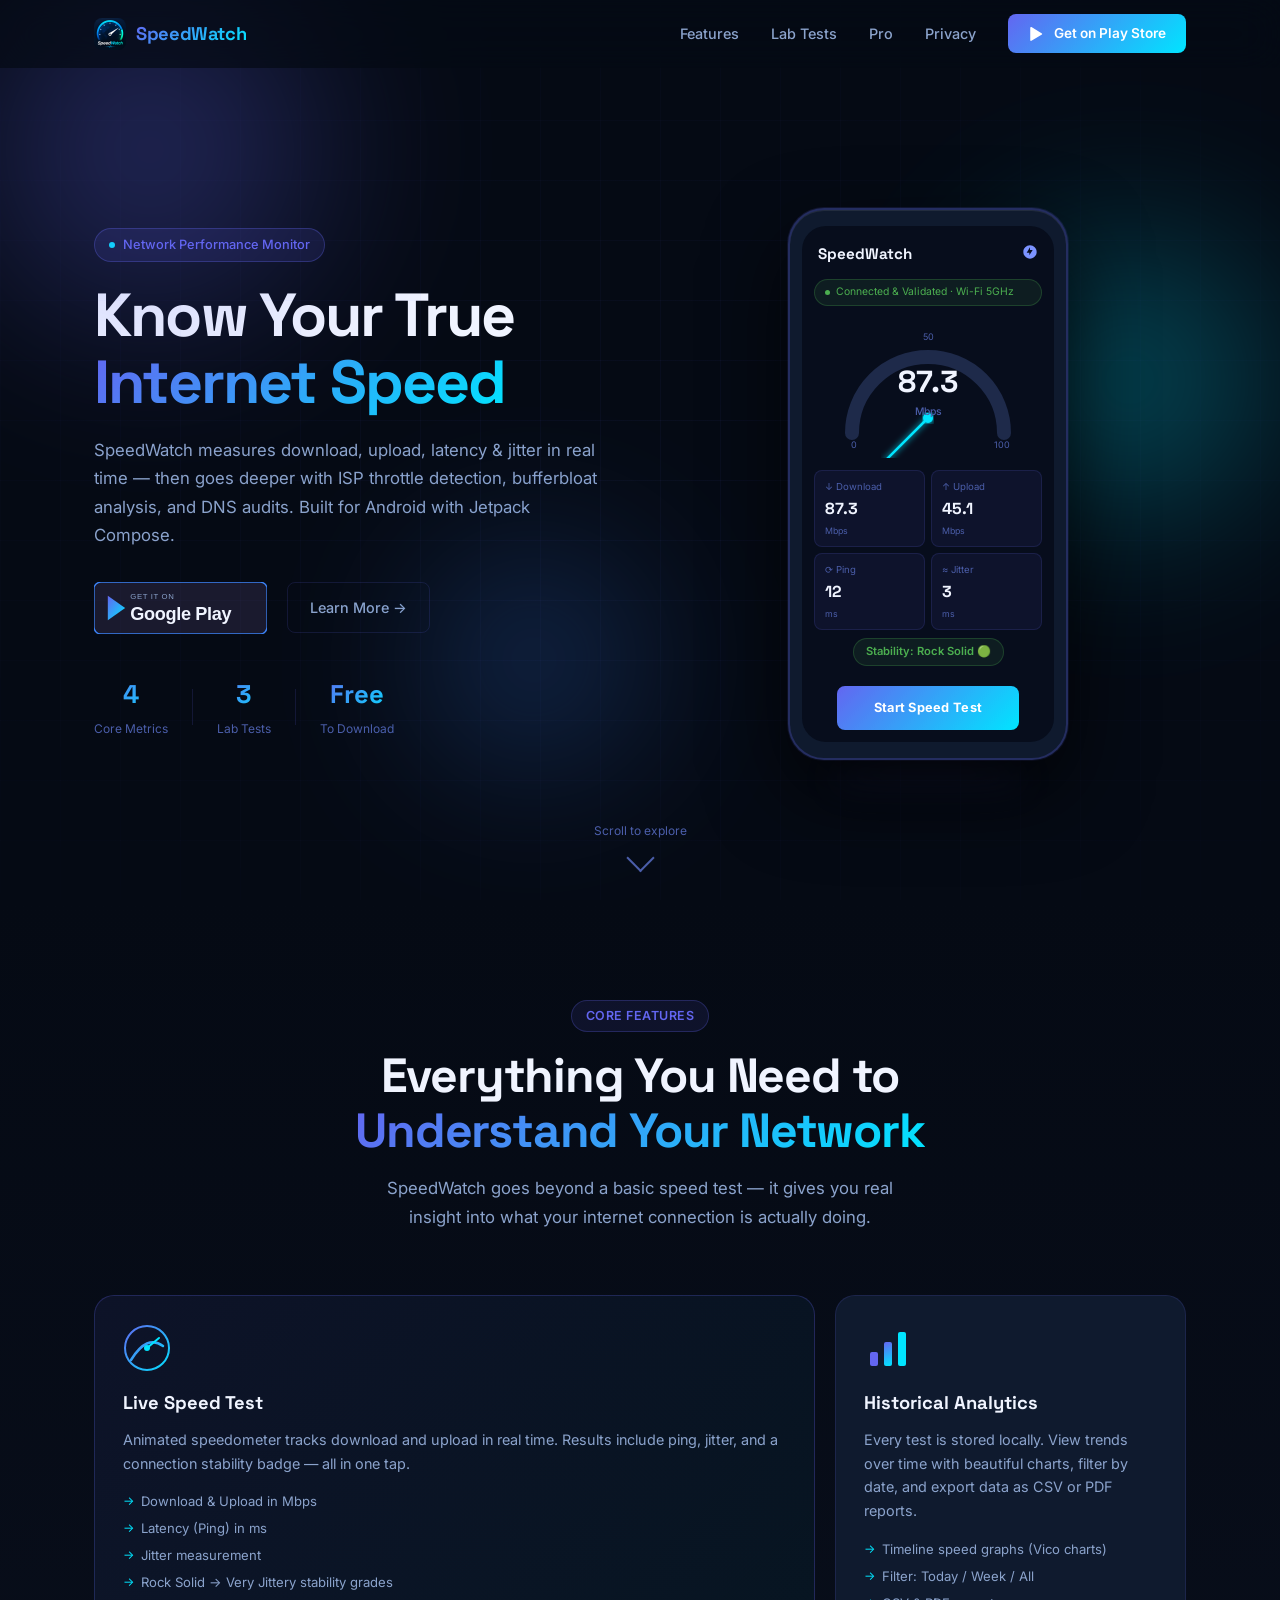
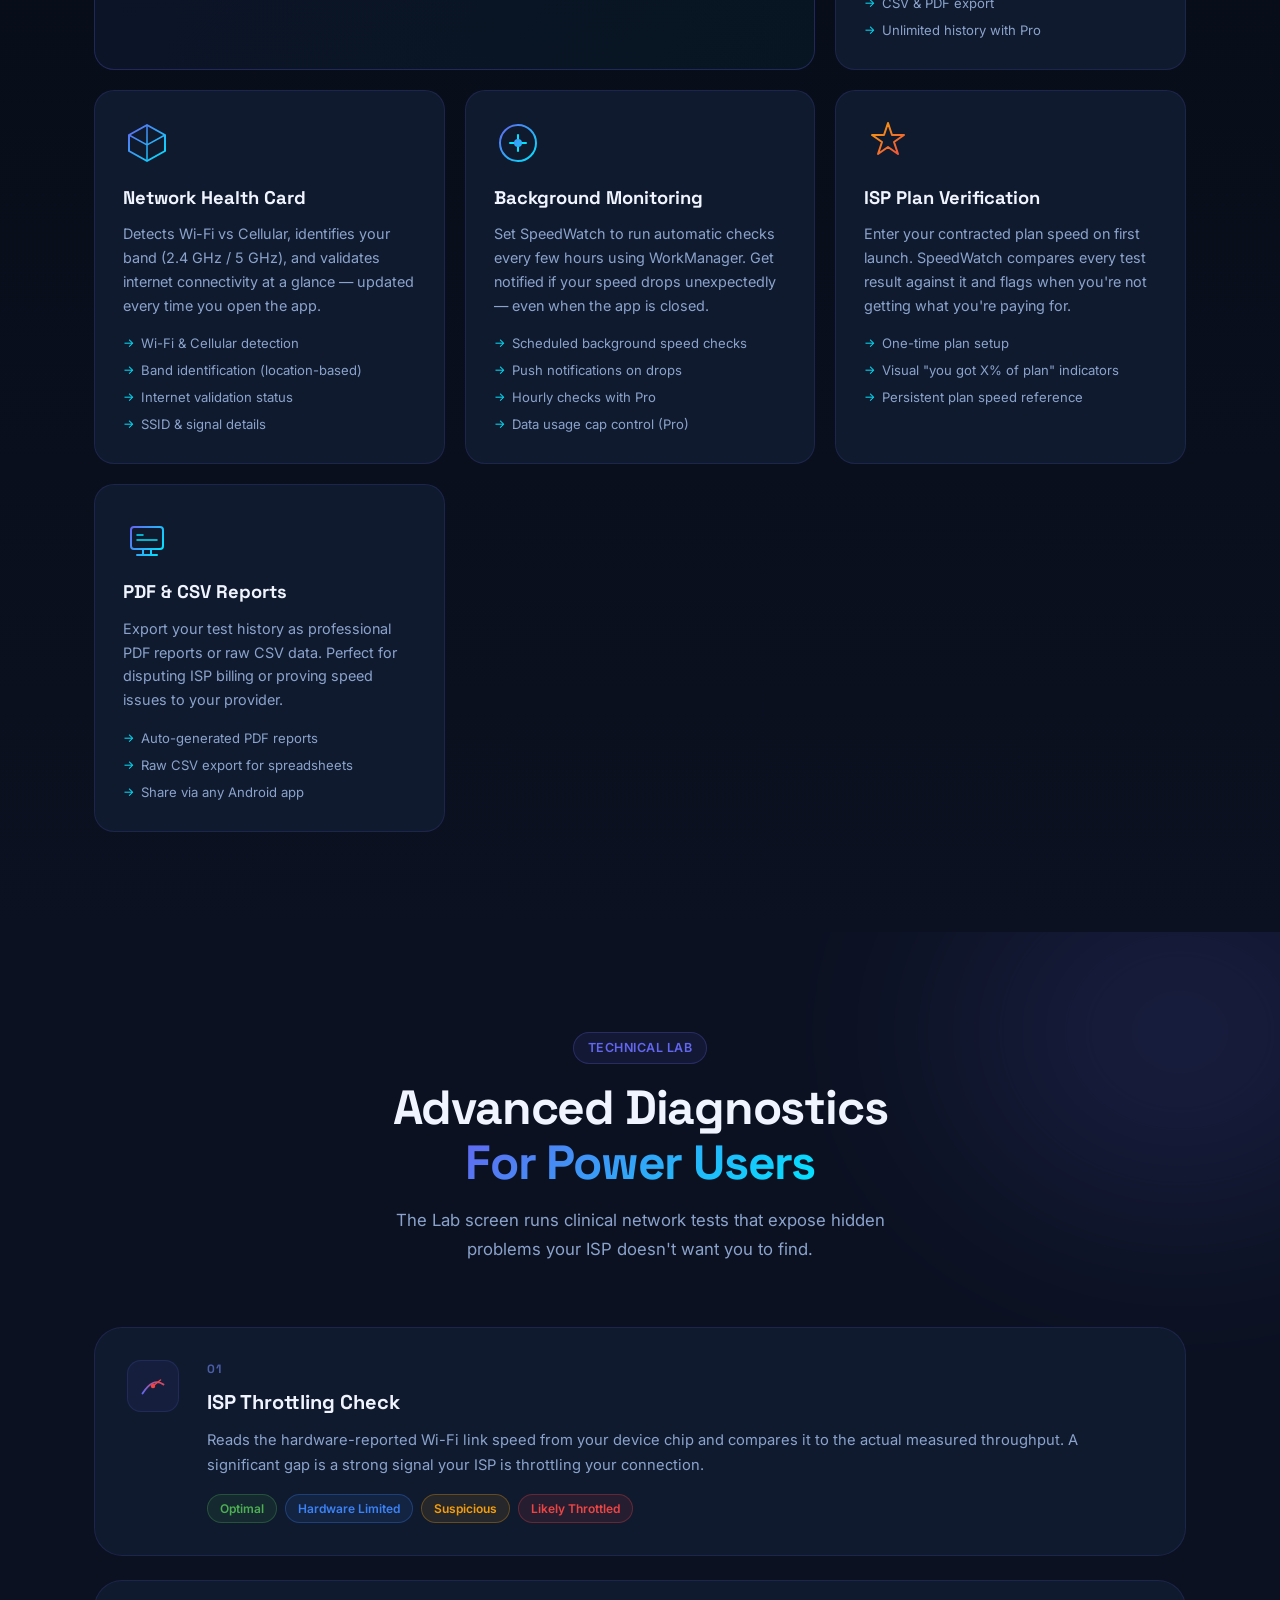
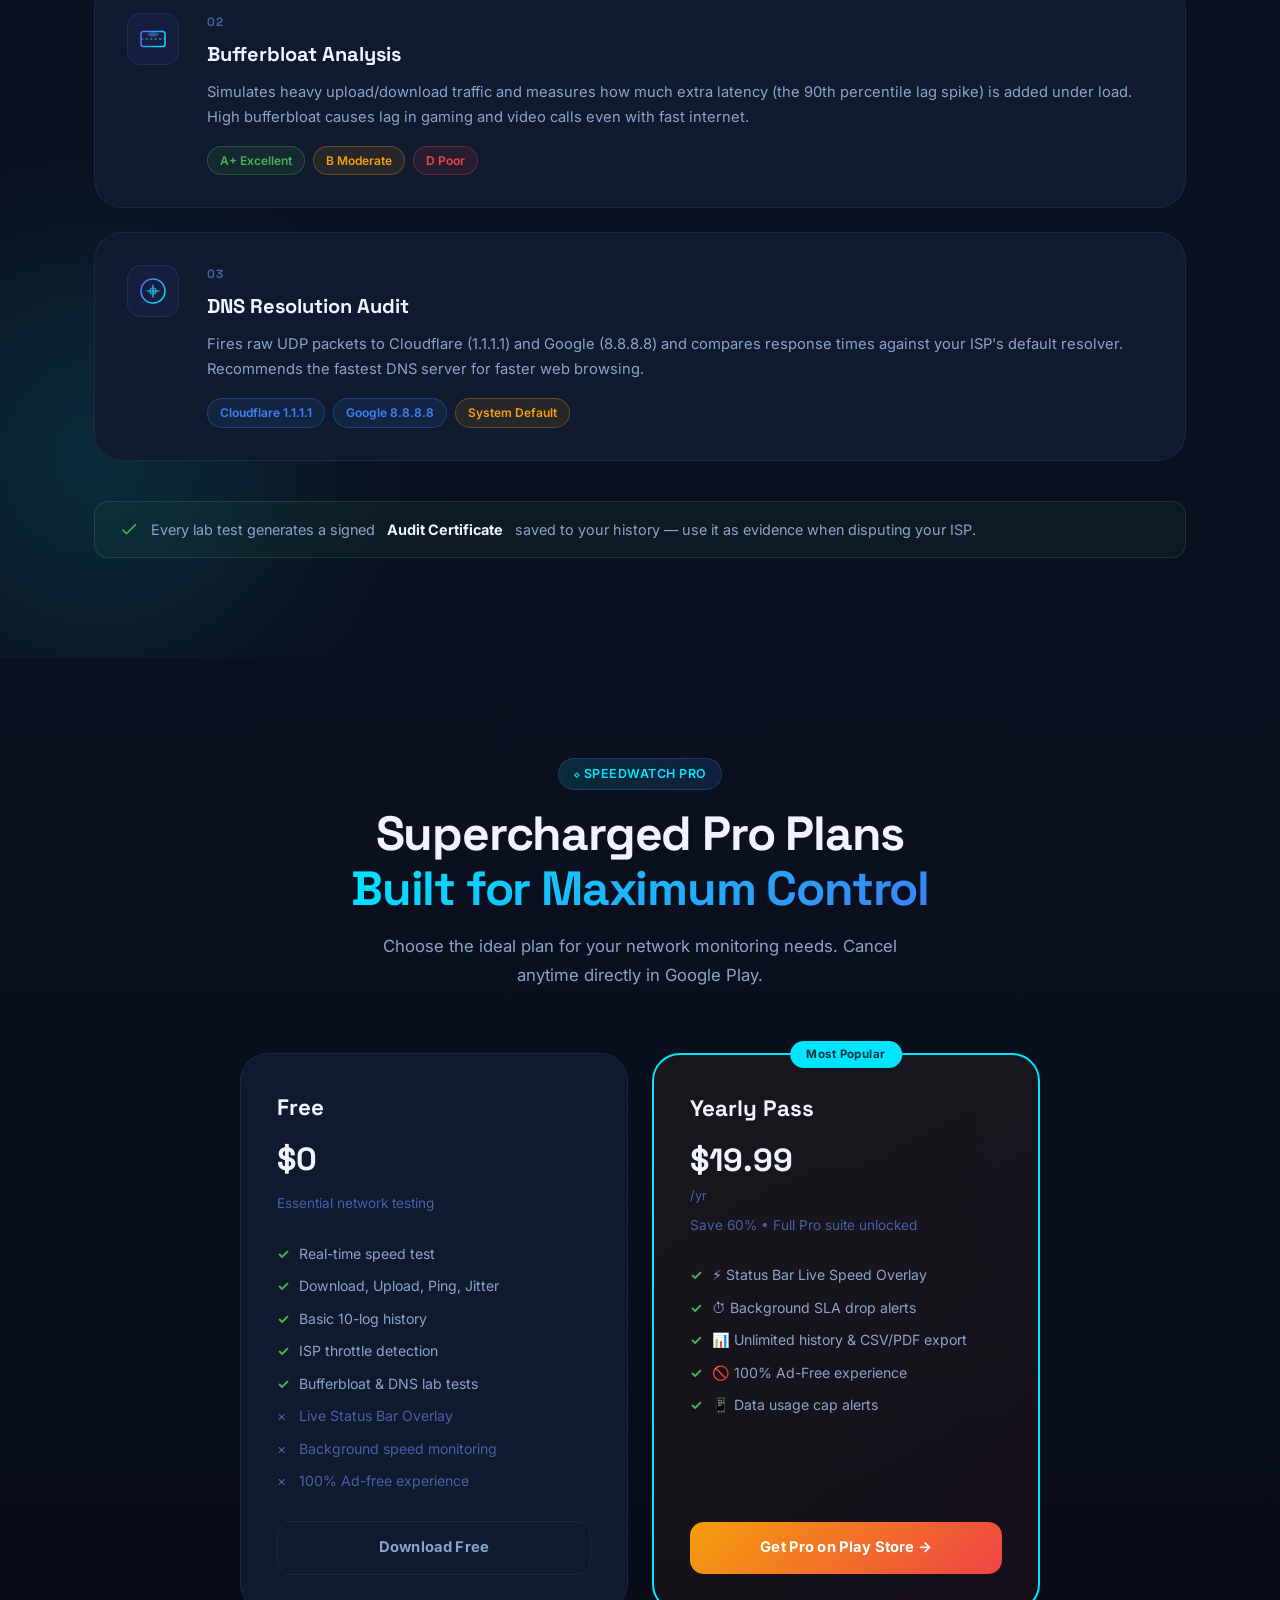
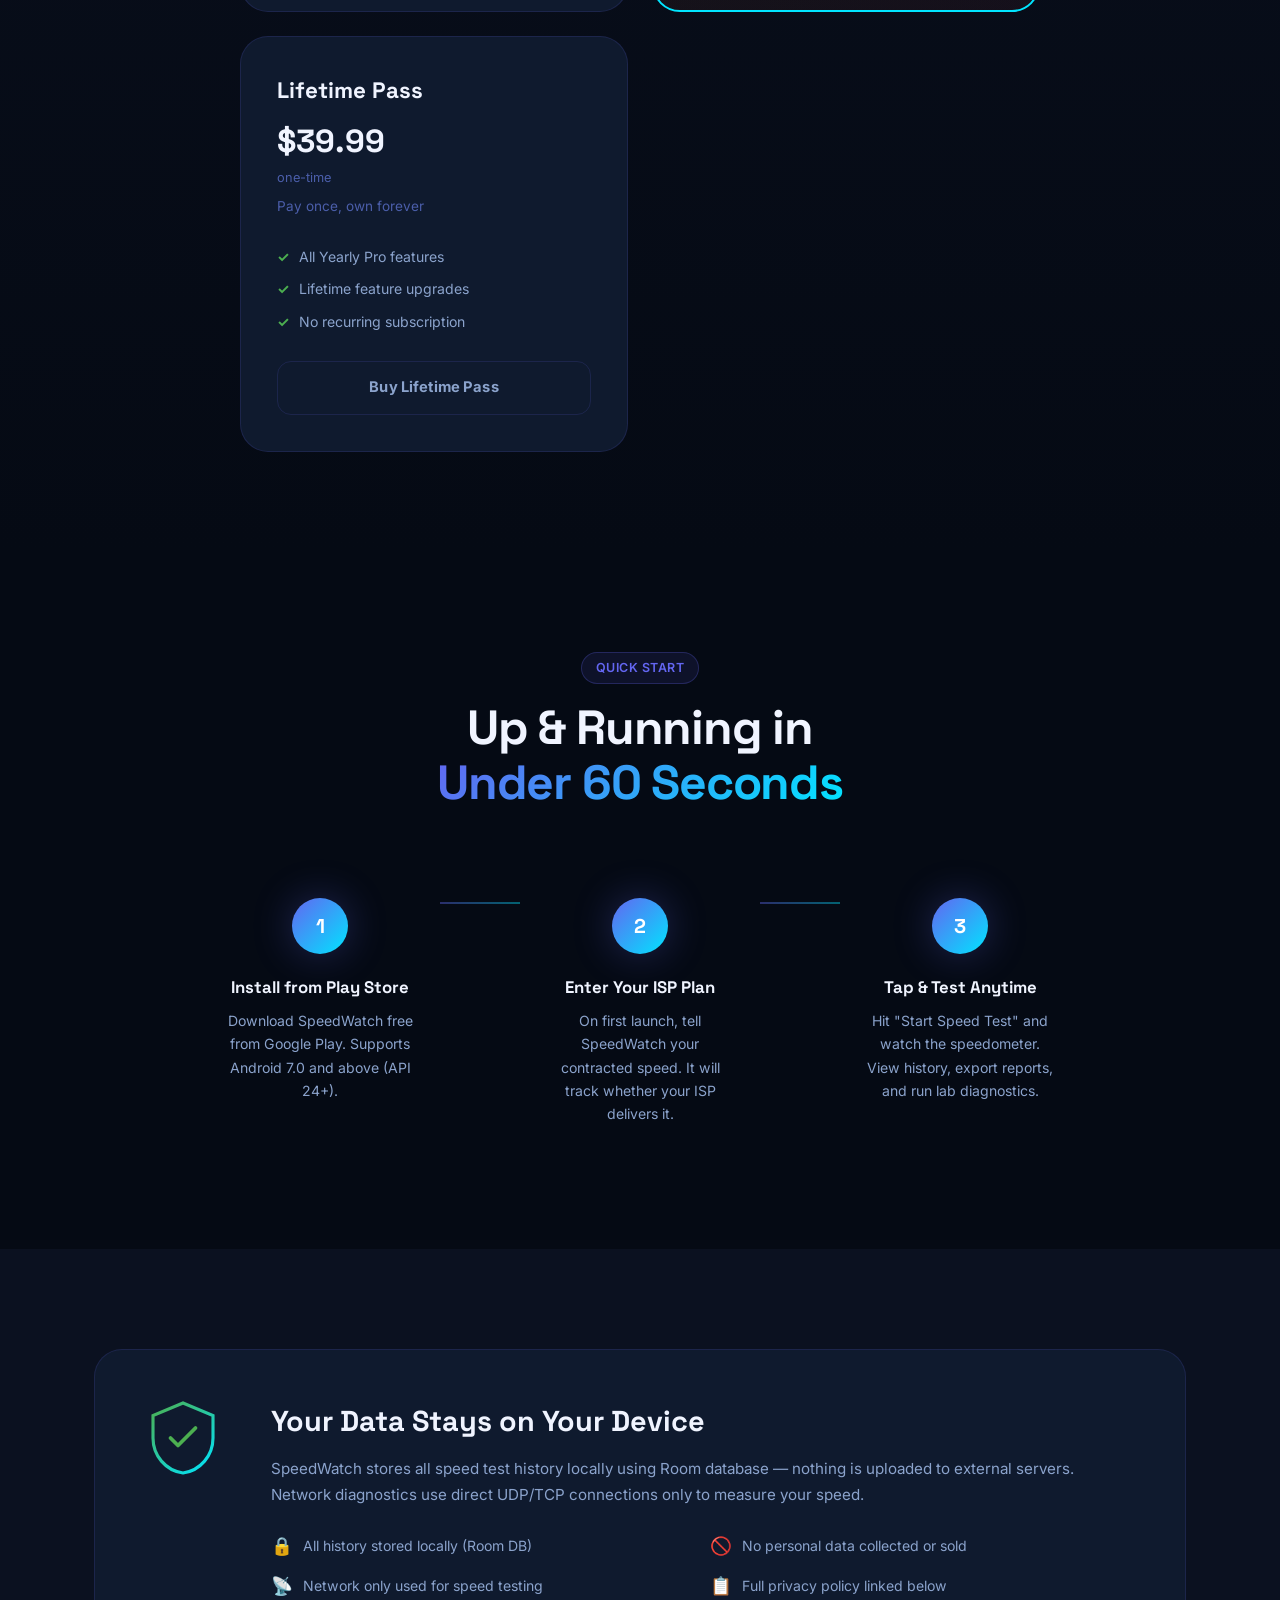
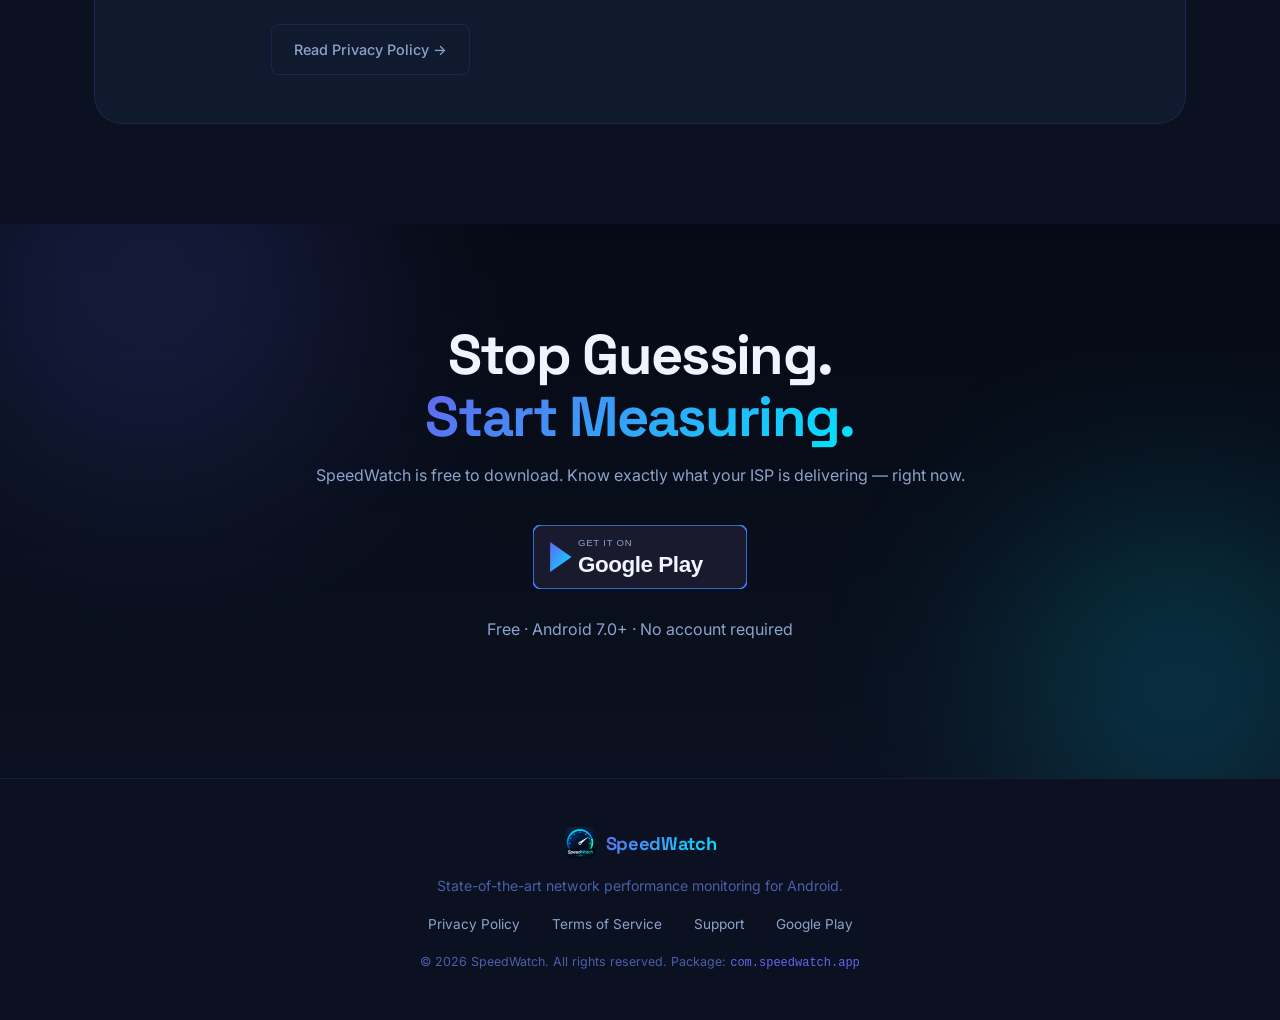
<file: website/index.html>
<!DOCTYPE html>
<html lang="en">
<head>
  <meta charset="UTF-8" />
  <meta name="viewport" content="width=device-width, initial-scale=1.0" />
  <title>SpeedWatch – Real-Time Network Performance Monitor for Android</title>
  <meta name="description" content="SpeedWatch is a state-of-the-art Android app for real-time speed testing, ISP throttle detection, bufferbloat analysis, DNS audits, and historical analytics. Download free on Google Play." />
  <meta name="keywords" content="speed test android, network monitor, ISP throttle detection, bufferbloat, DNS audit, SpeedWatch, WiFi speed test" />
  <meta property="og:title" content="SpeedWatch – Network Performance Monitor" />
  <meta property="og:description" content="Real-time speed testing, ISP throttle detection, bufferbloat analysis, and more. Free on Google Play." />
  <meta property="og:type" content="website" />
  <meta property="og:image" content="assets/icon.png" />
  <link rel="icon" href="assets/icon.png" type="image/png" />
  <link rel="preconnect" href="https://fonts.googleapis.com" />
  <link rel="preconnect" href="https://fonts.gstatic.com" crossorigin />
  <link href="https://fonts.googleapis.com/css2?family=Inter:wght@300;400;500;600;700;800;900&family=Space+Grotesk:wght@400;500;600;700&display=swap" rel="stylesheet" />
  <link rel="stylesheet" href="style.css" />
</head>
<body>

  <!-- ===== NAVBAR ===== -->
  <nav class="navbar" id="navbar">
    <div class="nav-inner">
      <a href="#" class="nav-brand" aria-label="SpeedWatch Home">
        <img src="assets/icon.png" alt="SpeedWatch logo" class="nav-logo" />
        <span class="nav-wordmark">SpeedWatch</span>
      </a>
      <ul class="nav-links" role="navigation" aria-label="Main navigation">
        <li><a href="#features" id="nav-features">Features</a></li>
        <li><a href="#lab" id="nav-lab">Lab Tests</a></li>
        <li><a href="#premium" id="nav-premium">Pro</a></li>
        <li><a href="#privacy" id="nav-privacy">Privacy</a></li>
      </ul>
      <a href="https://play.google.com/store/apps/details?id=com.speedwatch.app" class="btn-nav-cta" id="nav-cta" target="_blank" rel="noopener">
        <svg width="18" height="18" viewBox="0 0 24 24" fill="currentColor" aria-hidden="true"><path d="M3 20.5v-17c0-.83 1-1.3 1.6-.78l14 8.5c.53.32.53 1.04 0 1.36l-14 8.5c-.6.52-1.6.05-1.6-.78z"/></svg>
        Get on Play Store
      </a>
      <button class="hamburger" id="hamburger" aria-label="Open menu" aria-expanded="false">
        <span></span><span></span><span></span>
      </button>
    </div>
    <div class="mobile-menu" id="mobile-menu" aria-hidden="true">
      <a href="#features">Features</a>
      <a href="#lab">Lab Tests</a>
      <a href="#premium">Pro</a>
      <a href="#privacy">Privacy</a>
      <a href="https://play.google.com/store/apps/details?id=com.speedwatch.app" target="_blank" rel="noopener" class="mobile-cta">Get on Play Store</a>
    </div>
  </nav>

  <!-- ===== HERO ===== -->
  <section class="hero" id="hero" aria-labelledby="hero-heading">
    <div class="hero-bg-orbs" aria-hidden="true">
      <div class="orb orb-1"></div>
      <div class="orb orb-2"></div>
      <div class="orb orb-3"></div>
    </div>
    <div class="hero-grid-lines" aria-hidden="true"></div>

    <div class="container hero-inner">
      <div class="hero-text">
        <div class="hero-badge">
          <span class="badge-dot"></span>
          Network Performance Monitor
        </div>
        <h1 id="hero-heading">
          Know Your True<br/>
          <span class="gradient-text">Internet Speed</span>
        </h1>
        <p class="hero-sub">
          SpeedWatch measures download, upload, latency &amp; jitter in real time — then goes deeper with ISP throttle detection, bufferbloat analysis, and DNS audits. Built for Android with Jetpack Compose.
        </p>
        <div class="hero-actions">
          <a href="https://play.google.com/store/apps/details?id=com.speedwatch.app"
             id="hero-play-btn"
             class="btn-primary"
             target="_blank" rel="noopener"
             aria-label="Download SpeedWatch on Google Play">
            <img src="assets/google-play-badge.svg" alt="Get it on Google Play" class="play-badge" />
          </a>
          <a href="#features" class="btn-ghost" id="hero-learn-more">Learn More →</a>
        </div>
        <div class="hero-stats" role="list">
          <div class="stat" role="listitem">
            <span class="stat-value">4</span>
            <span class="stat-label">Core Metrics</span>
          </div>
          <div class="stat-divider" aria-hidden="true"></div>
          <div class="stat" role="listitem">
            <span class="stat-value">3</span>
            <span class="stat-label">Lab Tests</span>
          </div>
          <div class="stat-divider" aria-hidden="true"></div>
          <div class="stat" role="listitem">
            <span class="stat-value">Free</span>
            <span class="stat-label">To Download</span>
          </div>
        </div>
      </div>

      <div class="hero-visual" aria-hidden="true">
        <div class="phone-mockup">
          <div class="phone-frame">
            <div class="phone-screen">
              <div class="screen-topbar">
                <span class="screen-title">SpeedWatch</span>
                <div class="screen-icons">
                  <svg width="16" height="16" viewBox="0 0 24 24" fill="#7C93FF"><path d="M12 2C6.48 2 2 6.48 2 12s4.48 10 10 10 10-4.48 10-10S17.52 2 12 2zm-1 15v-4H7l5-8v4h4l-5 8z"/></svg>
                </div>
              </div>
              <div class="screen-network-chip">
                <span class="chip-dot"></span>
                Connected &amp; Validated · Wi-Fi 5GHz
              </div>

              <!-- Speedometer SVG -->
              <div class="speedometer-wrap">
                <svg class="speedometer-svg" viewBox="0 0 200 140" xmlns="http://www.w3.org/2000/svg">
                  <defs>
                    <linearGradient id="arcGrad" x1="0%" y1="0%" x2="100%" y2="0%">
                      <stop offset="0%" stop-color="#6366F1"/>
                      <stop offset="100%" stop-color="#00E5FF"/>
                    </linearGradient>
                    <filter id="glow">
                      <feGaussianBlur stdDeviation="3" result="blur"/>
                      <feMerge><feMergeNode in="blur"/><feMergeNode in="SourceGraphic"/></feMerge>
                    </filter>
                  </defs>
                  <!-- Background arc -->
                  <path d="M 24 115 A 76 76 0 1 1 176 115" stroke="#1E2A4A" stroke-width="14" fill="none" stroke-linecap="round"/>
                  <!-- Speed arc (animated) -->
                  <path class="speed-arc" d="M 24 115 A 76 76 0 1 1 176 115" stroke="url(#arcGrad)" stroke-width="14" fill="none" stroke-linecap="round" filter="url(#glow)" stroke-dasharray="240" stroke-dashoffset="60"/>
                  <!-- Needle -->
                  <line class="needle" x1="100" y1="100" x2="148" y2="44" stroke="#00E5FF" stroke-width="2.5" stroke-linecap="round" filter="url(#glow)"/>
                  <circle cx="100" cy="100" r="5" fill="#00E5FF" filter="url(#glow)"/>
                  <!-- Labels -->
                  <text x="26" y="130" fill="#4B5EAA" font-size="9" text-anchor="middle" font-family="Inter">0</text>
                  <text x="100" y="22" fill="#4B5EAA" font-size="9" text-anchor="middle" font-family="Inter">50</text>
                  <text x="174" y="130" fill="#4B5EAA" font-size="9" text-anchor="middle" font-family="Inter">100</text>
                </svg>
                <div class="speed-readout">
                  <span class="speed-value">87.3</span>
                  <span class="speed-unit">Mbps</span>
                </div>
              </div>

              <div class="screen-metrics">
                <div class="metric-chip">
                  <span class="metric-label">↓ Download</span>
                  <span class="metric-val">87.3</span>
                  <span class="metric-unit">Mbps</span>
                </div>
                <div class="metric-chip">
                  <span class="metric-label">↑ Upload</span>
                  <span class="metric-val">45.1</span>
                  <span class="metric-unit">Mbps</span>
                </div>
                <div class="metric-chip">
                  <span class="metric-label">⟳ Ping</span>
                  <span class="metric-val">12</span>
                  <span class="metric-unit">ms</span>
                </div>
                <div class="metric-chip">
                  <span class="metric-label">≈ Jitter</span>
                  <span class="metric-val">3</span>
                  <span class="metric-unit">ms</span>
                </div>
              </div>

              <div class="stability-badge">Stability: Rock Solid 🟢</div>

              <button class="screen-test-btn" aria-label="Start speed test">Start Speed Test</button>
            </div>
          </div>
          <div class="phone-reflection" aria-hidden="true"></div>
        </div>
      </div>
    </div>

    <div class="hero-scroll-hint" aria-hidden="true">
      <span>Scroll to explore</span>
      <div class="scroll-arrow"></div>
    </div>
  </section>

  <!-- ===== FEATURES ===== -->
  <section class="section features" id="features" aria-labelledby="features-heading">
    <div class="container">
      <div class="section-header">
        <span class="section-tag">Core Features</span>
        <h2 id="features-heading">Everything You Need to<br/><span class="gradient-text">Understand Your Network</span></h2>
        <p class="section-sub">SpeedWatch goes beyond a basic speed test — it gives you real insight into what your internet connection is actually doing.</p>
      </div>

      <div class="features-grid" role="list">

        <div class="feature-card feature-card--highlight" role="listitem">
          <div class="feature-icon" aria-hidden="true">
            <svg viewBox="0 0 48 48" fill="none" xmlns="http://www.w3.org/2000/svg">
              <circle cx="24" cy="24" r="22" stroke="url(#fi1)" stroke-width="2"/>
              <path d="M8 36 Q24 10 40 22" stroke="url(#fi1)" stroke-width="2.5" stroke-linecap="round" fill="none"/>
              <line x1="24" y1="24" x2="36" y2="14" stroke="#00E5FF" stroke-width="2" stroke-linecap="round"/>
              <circle cx="24" cy="24" r="3" fill="#00E5FF"/>
              <defs><linearGradient id="fi1" x1="0" y1="0" x2="48" y2="48" gradientUnits="userSpaceOnUse"><stop stop-color="#6366F1"/><stop offset="1" stop-color="#00E5FF"/></linearGradient></defs>
            </svg>
          </div>
          <h3>Live Speed Test</h3>
          <p>Animated speedometer tracks download and upload in real time. Results include ping, jitter, and a connection stability badge — all in one tap.</p>
          <ul class="feature-bullets" aria-label="Speed test features">
            <li>Download &amp; Upload in Mbps</li>
            <li>Latency (Ping) in ms</li>
            <li>Jitter measurement</li>
            <li>Rock Solid → Very Jittery stability grades</li>
          </ul>
        </div>

        <div class="feature-card" role="listitem">
          <div class="feature-icon" aria-hidden="true">
            <svg viewBox="0 0 48 48" fill="none"><rect x="6" y="28" width="8" height="14" rx="2" fill="#6366F1"/><rect x="20" y="18" width="8" height="24" rx="2" fill="url(#fi2)"/><rect x="34" y="8" width="8" height="34" rx="2" fill="#00E5FF"/><defs><linearGradient id="fi2" x1="20" y1="18" x2="28" y2="42" gradientUnits="userSpaceOnUse"><stop stop-color="#6366F1"/><stop offset="1" stop-color="#00E5FF"/></linearGradient></defs></svg>
          </div>
          <h3>Historical Analytics</h3>
          <p>Every test is stored locally. View trends over time with beautiful charts, filter by date, and export data as CSV or PDF reports.</p>
          <ul class="feature-bullets">
            <li>Timeline speed graphs (Vico charts)</li>
            <li>Filter: Today / Week / All</li>
            <li>CSV &amp; PDF export</li>
            <li>Unlimited history with Pro</li>
          </ul>
        </div>

        <div class="feature-card" role="listitem">
          <div class="feature-icon" aria-hidden="true">
            <svg viewBox="0 0 48 48" fill="none"><path d="M24 6L6 16v16l18 10 18-10V16L24 6z" stroke="url(#fi3)" stroke-width="2" fill="none" stroke-linejoin="round"/><path d="M24 6v36M6 16l18 10 18-10" stroke="url(#fi3)" stroke-width="1.5" fill="none"/><defs><linearGradient id="fi3" x1="6" y1="6" x2="42" y2="42" gradientUnits="userSpaceOnUse"><stop stop-color="#6366F1"/><stop offset="1" stop-color="#00E5FF"/></linearGradient></defs></svg>
          </div>
          <h3>Network Health Card</h3>
          <p>Detects Wi-Fi vs Cellular, identifies your band (2.4 GHz / 5 GHz), and validates internet connectivity at a glance — updated every time you open the app.</p>
          <ul class="feature-bullets">
            <li>Wi-Fi &amp; Cellular detection</li>
            <li>Band identification (location-based)</li>
            <li>Internet validation status</li>
            <li>SSID &amp; signal details</li>
          </ul>
        </div>

        <div class="feature-card" role="listitem">
          <div class="feature-icon" aria-hidden="true">
            <svg viewBox="0 0 48 48" fill="none"><circle cx="24" cy="24" r="18" stroke="url(#fi4)" stroke-width="2"/><path d="M16 24h16M24 16v16" stroke="#00E5FF" stroke-width="2" stroke-linecap="round"/><circle cx="24" cy="24" r="4" fill="url(#fi4)"/><defs><linearGradient id="fi4" x1="6" y1="6" x2="42" y2="42" gradientUnits="userSpaceOnUse"><stop stop-color="#6366F1"/><stop offset="1" stop-color="#00E5FF"/></linearGradient></defs></svg>
          </div>
          <h3>Background Monitoring</h3>
          <p>Set SpeedWatch to run automatic checks every few hours using WorkManager. Get notified if your speed drops unexpectedly — even when the app is closed.</p>
          <ul class="feature-bullets">
            <li>Scheduled background speed checks</li>
            <li>Push notifications on drops</li>
            <li>Hourly checks with Pro</li>
            <li>Data usage cap control (Pro)</li>
          </ul>
        </div>

        <div class="feature-card" role="listitem">
          <div class="feature-icon" aria-hidden="true">
            <svg viewBox="0 0 48 48" fill="none"><path d="M24 4l4 12h12l-10 7 4 12-10-7-10 7 4-12L8 16h12L24 4z" stroke="url(#fi5)" stroke-width="2" fill="none" stroke-linejoin="round"/><defs><linearGradient id="fi5" x1="8" y1="4" x2="40" y2="44" gradientUnits="userSpaceOnUse"><stop stop-color="#F59E0B"/><stop offset="1" stop-color="#EF4444"/></linearGradient></defs></svg>
          </div>
          <h3>ISP Plan Verification</h3>
          <p>Enter your contracted plan speed on first launch. SpeedWatch compares every test result against it and flags when you're not getting what you're paying for.</p>
          <ul class="feature-bullets">
            <li>One-time plan setup</li>
            <li>Visual "you got X% of plan" indicators</li>
            <li>Persistent plan speed reference</li>
          </ul>
        </div>

        <div class="feature-card" role="listitem">
          <div class="feature-icon" aria-hidden="true">
            <svg viewBox="0 0 48 48" fill="none"><rect x="8" y="14" width="32" height="22" rx="3" stroke="url(#fi6)" stroke-width="2"/><path d="M20 36v6M28 36v6M14 42h20" stroke="url(#fi6)" stroke-width="2" stroke-linecap="round"/><path d="M14 22h6M14 27h20" stroke="#00E5FF" stroke-width="1.5" stroke-linecap="round"/><defs><linearGradient id="fi6" x1="8" y1="14" x2="40" y2="36" gradientUnits="userSpaceOnUse"><stop stop-color="#6366F1"/><stop offset="1" stop-color="#00E5FF"/></linearGradient></defs></svg>
          </div>
          <h3>PDF &amp; CSV Reports</h3>
          <p>Export your test history as professional PDF reports or raw CSV data. Perfect for disputing ISP billing or proving speed issues to your provider.</p>
          <ul class="feature-bullets">
            <li>Auto-generated PDF reports</li>
            <li>Raw CSV export for spreadsheets</li>
            <li>Share via any Android app</li>
          </ul>
        </div>

      </div>
    </div>
  </section>

  <!-- ===== LAB TESTS ===== -->
  <section class="section lab" id="lab" aria-labelledby="lab-heading">
    <div class="lab-bg" aria-hidden="true">
      <div class="lab-orb lab-orb-1"></div>
      <div class="lab-orb lab-orb-2"></div>
    </div>
    <div class="container">
      <div class="section-header">
        <span class="section-tag">Technical Lab</span>
        <h2 id="lab-heading">Advanced Diagnostics<br/><span class="gradient-text">For Power Users</span></h2>
        <p class="section-sub">The Lab screen runs clinical network tests that expose hidden problems your ISP doesn't want you to find.</p>
      </div>

      <div class="lab-cards" role="list">

        <div class="lab-card" role="listitem" id="lab-throttle">
          <div class="lab-card-icon" aria-hidden="true">
            <svg viewBox="0 0 40 40" fill="none"><path d="M6 30 Q20 8 34 18" stroke="url(#lc1)" stroke-width="2.5" stroke-linecap="round" fill="none"/><line x1="20" y1="20" x2="30" y2="12" stroke="#EF4444" stroke-width="2" stroke-linecap="round"/><circle cx="20" cy="20" r="3" fill="#EF4444"/><defs><linearGradient id="lc1" x1="6" y1="30" x2="34" y2="8" gradientUnits="userSpaceOnUse"><stop stop-color="#6366F1"/><stop offset="1" stop-color="#EF4444"/></linearGradient></defs></svg>
          </div>
          <div class="lab-card-content">
            <div class="lab-card-number" aria-hidden="true">01</div>
            <h3>ISP Throttling Check</h3>
            <p>Reads the hardware-reported Wi-Fi link speed from your device chip and compares it to the actual measured throughput. A significant gap is a strong signal your ISP is throttling your connection.</p>
            <div class="lab-results" aria-label="Possible results">
              <span class="result-badge result--green">Optimal</span>
              <span class="result-badge result--blue">Hardware Limited</span>
              <span class="result-badge result--yellow">Suspicious</span>
              <span class="result-badge result--red">Likely Throttled</span>
            </div>
          </div>
        </div>

        <div class="lab-card" role="listitem" id="lab-bufferbloat">
          <div class="lab-card-icon" aria-hidden="true">
            <svg viewBox="0 0 40 40" fill="none"><rect x="4" y="10" width="32" height="20" rx="3" stroke="url(#lc2)" stroke-width="2"/><path d="M4 20h32" stroke="url(#lc2)" stroke-width="1.5" stroke-dasharray="3 3"/><path d="M12 14 Q20 8 28 14 Q20 20 12 14z" fill="url(#lc2)" opacity="0.5"/><defs><linearGradient id="lc2" x1="4" y1="10" x2="36" y2="30" gradientUnits="userSpaceOnUse"><stop stop-color="#6366F1"/><stop offset="1" stop-color="#00E5FF"/></linearGradient></defs></svg>
          </div>
          <div class="lab-card-content">
            <div class="lab-card-number" aria-hidden="true">02</div>
            <h3>Bufferbloat Analysis</h3>
            <p>Simulates heavy upload/download traffic and measures how much extra latency (the 90th percentile lag spike) is added under load. High bufferbloat causes lag in gaming and video calls even with fast internet.</p>
            <div class="lab-results" aria-label="Grade results">
              <span class="result-badge result--green">A+  Excellent</span>
              <span class="result-badge result--yellow">B  Moderate</span>
              <span class="result-badge result--red">D  Poor</span>
            </div>
          </div>
        </div>

        <div class="lab-card" role="listitem" id="lab-dns">
          <div class="lab-card-icon" aria-hidden="true">
            <svg viewBox="0 0 40 40" fill="none"><circle cx="20" cy="20" r="16" stroke="url(#lc3)" stroke-width="2"/><path d="M12 20h16M20 12v16" stroke="#00E5FF" stroke-width="1.5" stroke-linecap="round"/><circle cx="20" cy="20" r="4" fill="none" stroke="url(#lc3)" stroke-width="1.5"/><defs><linearGradient id="lc3" x1="4" y1="4" x2="36" y2="36" gradientUnits="userSpaceOnUse"><stop stop-color="#6366F1"/><stop offset="1" stop-color="#00E5FF"/></linearGradient></defs></svg>
          </div>
          <div class="lab-card-content">
            <div class="lab-card-number" aria-hidden="true">03</div>
            <h3>DNS Resolution Audit</h3>
            <p>Fires raw UDP packets to Cloudflare (1.1.1.1) and Google (8.8.8.8) and compares response times against your ISP's default resolver. Recommends the fastest DNS server for faster web browsing.</p>
            <div class="lab-results" aria-label="DNS servers compared">
              <span class="result-badge result--blue">Cloudflare 1.1.1.1</span>
              <span class="result-badge result--blue">Google 8.8.8.8</span>
              <span class="result-badge result--yellow">System Default</span>
            </div>
          </div>
        </div>

      </div>

      <div class="lab-audit-note">
        <svg width="20" height="20" viewBox="0 0 24 24" fill="#4CAF50" aria-hidden="true"><path d="M9 16.17l-4.17-4.17-1.42 1.41L9 19 21 7l-1.41-1.41L9 16.17z"/></svg>
        Every lab test generates a signed <strong>Audit Certificate</strong> saved to your history — use it as evidence when disputing your ISP.
      </div>
    </div>
  </section>

  <!-- ===== PREMIUM ===== -->
  <section class="section premium" id="premium" aria-labelledby="premium-heading">
    <div class="container">
      <div class="section-header">
        <span class="section-tag" style="background: linear-gradient(135deg, #00E5FF22, #3B82F622); color: #00E5FF;">⬦ SpeedWatch Pro</span>
        <h2 id="premium-heading">Supercharged Pro Plans<br/><span style="background: linear-gradient(135deg, #00E5FF, #3B82F6); -webkit-background-clip: text; -webkit-text-fill-color: transparent; background-clip: text;">Built for Maximum Control</span></h2>
        <p class="section-sub">Choose the ideal plan for your network monitoring needs. Cancel anytime directly in Google Play.</p>
      </div>

      <div class="pricing-cards">

        <div class="pricing-card pricing-card--free" id="pricing-free">
          <div class="pricing-header">
            <h3>Free</h3>
            <div class="pricing-price"><span class="price-amount">$0</span></div>
            <p>Essential network testing</p>
          </div>
          <ul class="pricing-features" aria-label="Free tier features">
            <li class="feature-yes">Real-time speed test</li>
            <li class="feature-yes">Download, Upload, Ping, Jitter</li>
            <li class="feature-yes">Basic 10-log history</li>
            <li class="feature-yes">ISP throttle detection</li>
            <li class="feature-yes">Bufferbloat &amp; DNS lab tests</li>
            <li class="feature-no">Live Status Bar Overlay</li>
            <li class="feature-no">Background speed monitoring</li>
            <li class="feature-no">100% Ad-free experience</li>
          </ul>
          <a href="https://play.google.com/store/apps/details?id=com.speedwatch.app"
             id="free-download-btn"
             class="pricing-btn pricing-btn--outline"
             target="_blank" rel="noopener">Download Free</a>
        </div>

        <div class="pricing-card pricing-card--pro" id="pricing-pro" style="border: 2px solid #00E5FF;">
          <div class="pro-popular-badge" style="background: #00E5FF; color: #00363D;">Most Popular</div>
          <div class="pricing-header">
            <h3>Yearly Pass</h3>
            <div class="pricing-price">
              <span class="price-amount">$19.99</span><span class="price-prefix">/yr</span>
            </div>
            <p>Save 60% • Full Pro suite unlocked</p>
          </div>
          <ul class="pricing-features" aria-label="Pro tier features">
            <li class="feature-yes">⚡ Status Bar Live Speed Overlay</li>
            <li class="feature-yes">⏱ Background SLA drop alerts</li>
            <li class="feature-yes">📊 Unlimited history &amp; CSV/PDF export</li>
            <li class="feature-yes">🚫 100% Ad-Free experience</li>
            <li class="feature-yes">📱 Data usage cap alerts</li>
          </ul>
          <a href="https://play.google.com/store/apps/details?id=com.speedwatch.app"
             id="pro-upgrade-btn"
             class="pricing-btn pricing-btn--pro"
             target="_blank" rel="noopener">Get Pro on Play Store →</a>
        </div>

        <div class="pricing-card pricing-card--free" id="pricing-lifetime">
          <div class="pricing-header">
            <h3>Lifetime Pass</h3>
            <div class="pricing-price"><span class="price-amount">$39.99</span><span class="price-prefix">one-time</span></div>
            <p>Pay once, own forever</p>
          </div>
          <ul class="pricing-features" aria-label="Lifetime features">
            <li class="feature-yes">All Yearly Pro features</li>
            <li class="feature-yes">Lifetime feature upgrades</li>
            <li class="feature-yes">No recurring subscription</li>
          </ul>
          <a href="https://play.google.com/store/apps/details?id=com.speedwatch.app"
             class="pricing-btn pricing-btn--outline"
             target="_blank" rel="noopener">Buy Lifetime Pass</a>
        </div>

      </div>
    </div>
  </section>

  <!-- ===== HOW IT WORKS ===== -->
  <section class="section how" id="how" aria-labelledby="how-heading">
    <div class="container">
      <div class="section-header">
        <span class="section-tag">Quick Start</span>
        <h2 id="how-heading">Up &amp; Running in<br/><span class="gradient-text">Under 60 Seconds</span></h2>
      </div>

      <div class="steps" role="list">
        <div class="step" role="listitem" id="step-1">
          <div class="step-number" aria-hidden="true">1</div>
          <div class="step-content">
            <h3>Install from Play Store</h3>
            <p>Download SpeedWatch free from Google Play. Supports Android 7.0 and above (API 24+).</p>
          </div>
        </div>
        <div class="step-connector" aria-hidden="true"></div>
        <div class="step" role="listitem" id="step-2">
          <div class="step-number" aria-hidden="true">2</div>
          <div class="step-content">
            <h3>Enter Your ISP Plan</h3>
            <p>On first launch, tell SpeedWatch your contracted speed. It will track whether your ISP delivers it.</p>
          </div>
        </div>
        <div class="step-connector" aria-hidden="true"></div>
        <div class="step" role="listitem" id="step-3">
          <div class="step-number" aria-hidden="true">3</div>
          <div class="step-content">
            <h3>Tap &amp; Test Anytime</h3>
            <p>Hit "Start Speed Test" and watch the speedometer. View history, export reports, and run lab diagnostics.</p>
          </div>
        </div>
      </div>
    </div>
  </section>

  <!-- ===== PRIVACY ===== -->
  <section class="section privacy-section" id="privacy" aria-labelledby="privacy-heading">
    <div class="container">
      <div class="privacy-card">
        <div class="privacy-icon" aria-hidden="true">
          <svg viewBox="0 0 64 64" fill="none" xmlns="http://www.w3.org/2000/svg">
            <path d="M32 4L8 14v18c0 14 10 26 24 28 14-2 24-14 24-28V14L32 4z" stroke="url(#pgi)" stroke-width="2.5" fill="none"/>
            <path d="M22 32l6 6 14-14" stroke="#4CAF50" stroke-width="3" stroke-linecap="round" stroke-linejoin="round"/>
            <defs><linearGradient id="pgi" x1="8" y1="4" x2="56" y2="60" gradientUnits="userSpaceOnUse"><stop stop-color="#4CAF50"/><stop offset="1" stop-color="#00E5FF"/></linearGradient></defs>
          </svg>
        </div>
        <div class="privacy-content">
          <h2 id="privacy-heading">Your Data Stays on Your Device</h2>
          <p>SpeedWatch stores all speed test history locally using Room database — nothing is uploaded to external servers. Network diagnostics use direct UDP/TCP connections only to measure your speed.</p>
          <div class="privacy-points" role="list">
            <div class="privacy-point" role="listitem">
              <span class="pp-icon" aria-hidden="true">🔒</span>
              <span>All history stored locally (Room DB)</span>
            </div>
            <div class="privacy-point" role="listitem">
              <span class="pp-icon" aria-hidden="true">🚫</span>
              <span>No personal data collected or sold</span>
            </div>
            <div class="privacy-point" role="listitem">
              <span class="pp-icon" aria-hidden="true">📡</span>
              <span>Network only used for speed testing</span>
            </div>
            <div class="privacy-point" role="listitem">
              <span class="pp-icon" aria-hidden="true">📋</span>
              <span>Full privacy policy linked below</span>
            </div>
          </div>
          <a href="privacy.html" class="btn-ghost" id="read-privacy-policy" style="margin-top: 1.5rem; display: inline-flex;">Read Privacy Policy →</a>
        </div>
      </div>
    </div>
  </section>

  <!-- ===== CTA BANNER ===== -->
  <section class="section cta-banner" id="cta" aria-labelledby="cta-heading">
    <div class="cta-bg-orbs" aria-hidden="true">
      <div class="cta-orb cta-orb-1"></div>
      <div class="cta-orb cta-orb-2"></div>
    </div>
    <div class="container cta-inner">
      <h2 id="cta-heading">Stop Guessing.<br/><span class="gradient-text">Start Measuring.</span></h2>
      <p>SpeedWatch is free to download. Know exactly what your ISP is delivering — right now.</p>
      <a href="https://play.google.com/store/apps/details?id=com.speedwatch.app"
         id="cta-play-btn"
         class="btn-primary btn-primary--large"
         target="_blank" rel="noopener"
         aria-label="Download SpeedWatch on Google Play Store">
        <img src="assets/google-play-badge.svg" alt="Get it on Google Play" class="play-badge play-badge--large" />
      </a>
      <p class="cta-note">Free · Android 7.0+ · No account required</p>
    </div>
  </section>

  <!-- ===== FOOTER ===== -->
  <footer class="footer" role="contentinfo">
    <div class="container footer-inner">
      <div class="footer-brand">
        <img src="assets/icon.png" alt="SpeedWatch logo" class="nav-logo" />
        <span class="nav-wordmark">SpeedWatch</span>
      </div>
      <p class="footer-tagline">State-of-the-art network performance monitoring for Android.</p>
      <nav class="footer-links" aria-label="Footer links">
        <a href="privacy.html" id="footer-privacy">Privacy Policy</a>
        <a href="terms.html" id="footer-terms">Terms of Service</a>
        <a href="mailto:support@speedwatch.app" id="footer-support">Support</a>
        <a href="https://play.google.com/store/apps/details?id=com.speedwatch.app" target="_blank" rel="noopener" id="footer-playstore">Google Play</a>
      </nav>
      <p class="footer-copy">&copy; 2026 SpeedWatch. All rights reserved. Package: <code>com.speedwatch.app</code></p>
    </div>
  </footer>

  <script src="script.js"></script>
</body>
</html>
</file>
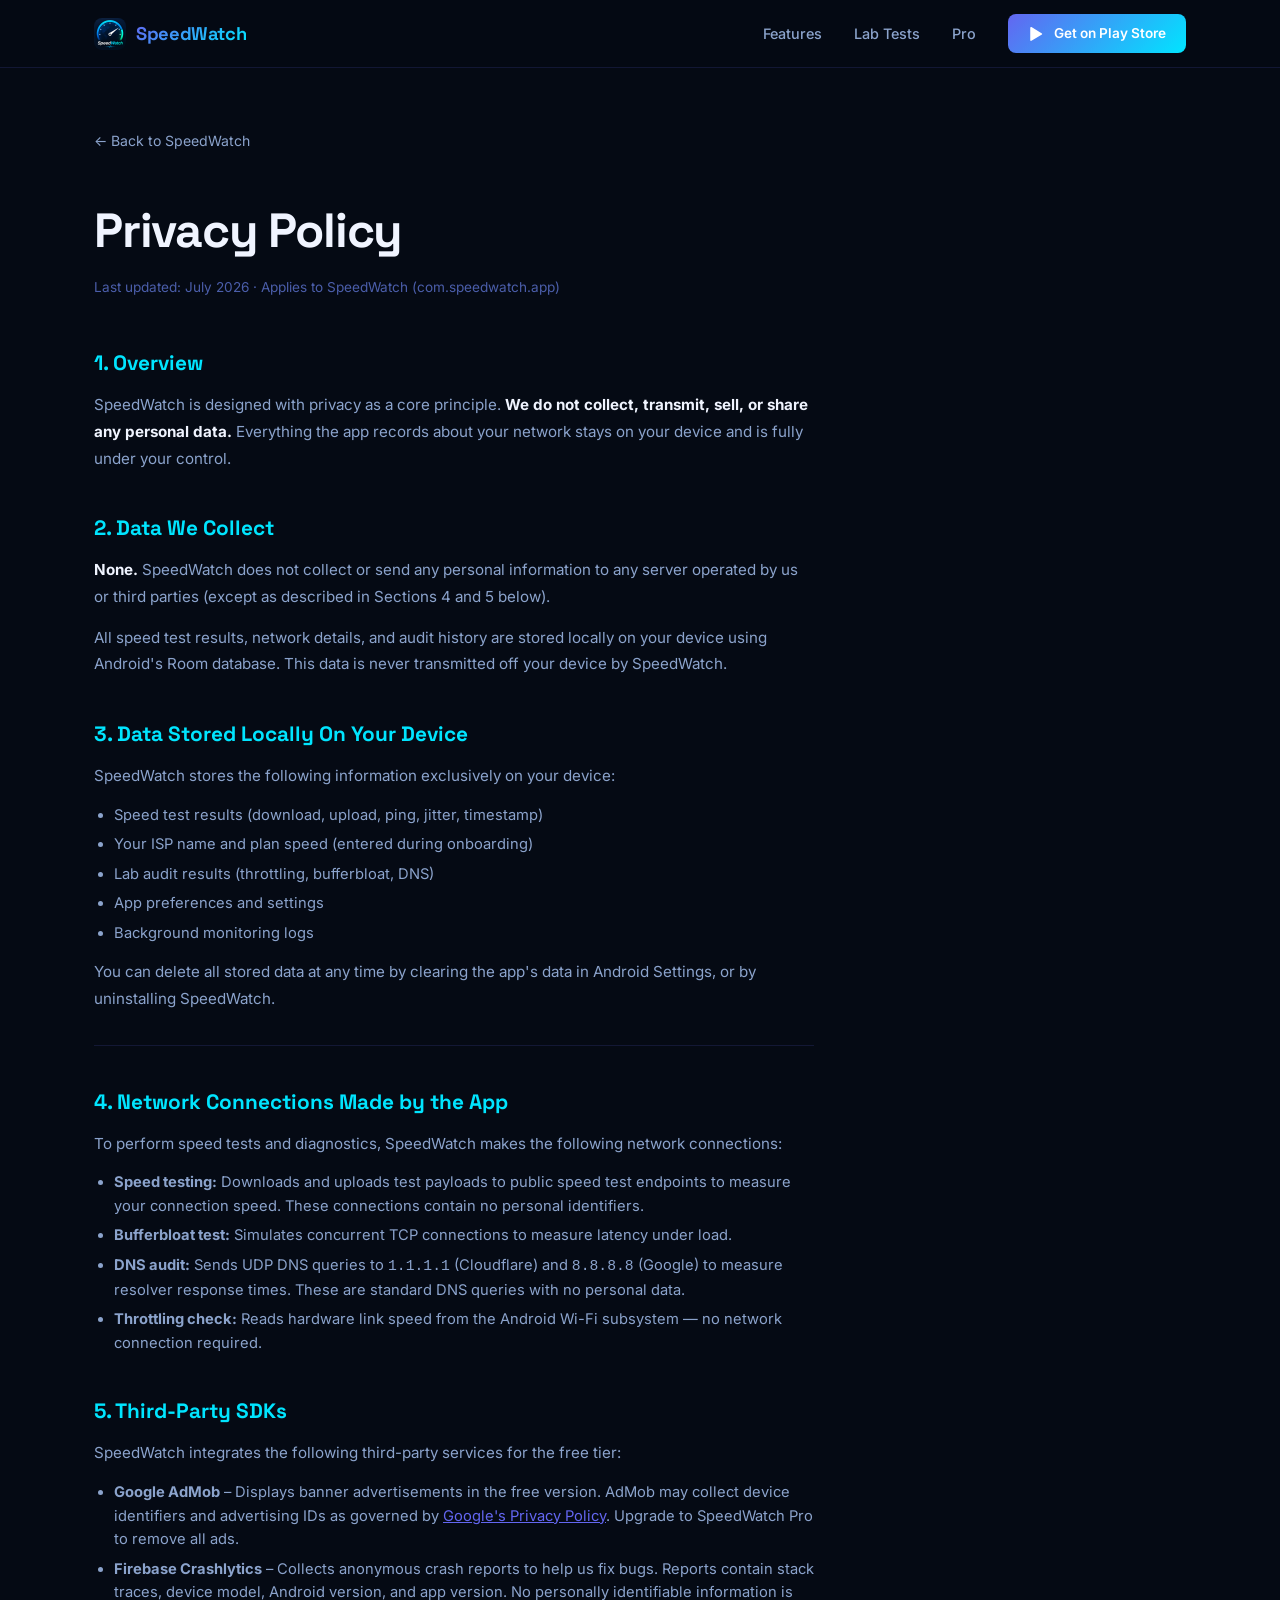
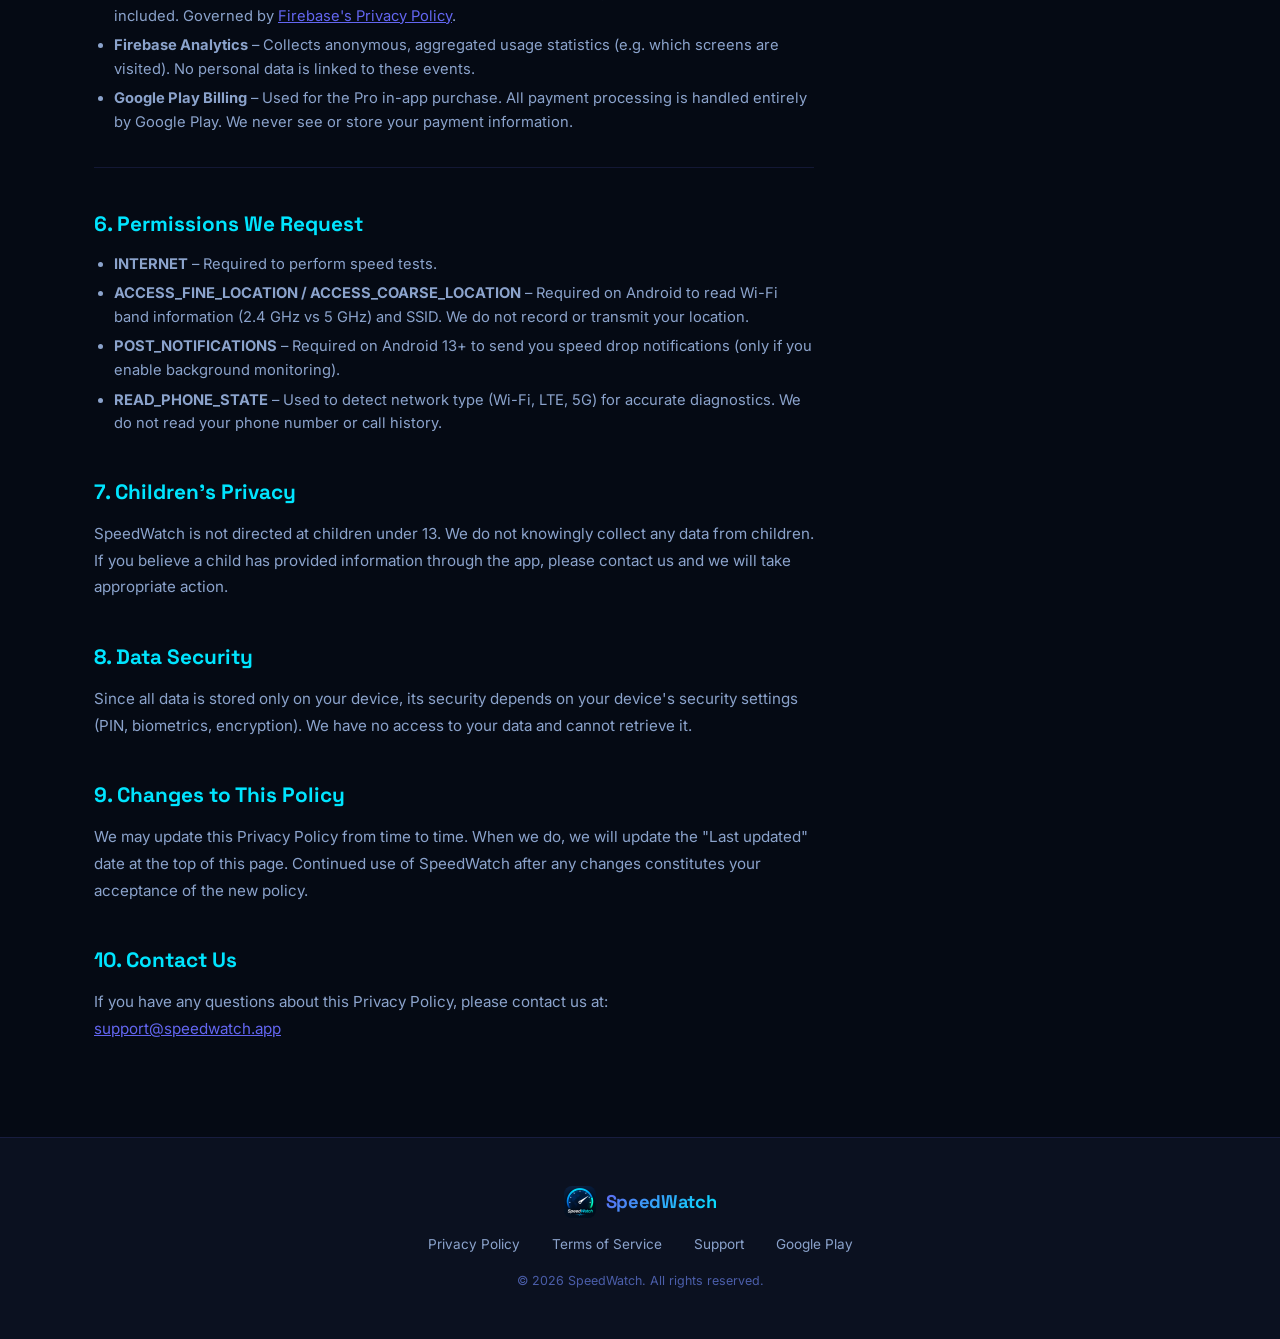
<file: website/privacy.html>
<!DOCTYPE html>
<html lang="en">
<head>
  <meta charset="UTF-8" />
  <meta name="viewport" content="width=device-width, initial-scale=1.0" />
  <title>Privacy Policy – SpeedWatch</title>
  <meta name="description" content="SpeedWatch Privacy Policy – learn how we handle your data (we don't collect any). All data stays on your device." />
  <link rel="icon" href="assets/icon.png" type="image/png" />
  <link rel="preconnect" href="https://fonts.googleapis.com" />
  <link rel="preconnect" href="https://fonts.gstatic.com" crossorigin />
  <link href="https://fonts.googleapis.com/css2?family=Inter:wght@300;400;500;600;700;800;900&family=Space+Grotesk:wght@400;500;600;700&display=swap" rel="stylesheet" />
  <link rel="stylesheet" href="style.css" />
  <style>
    .privacy-page { padding: calc(var(--nav-h) + 60px) 0 80px; min-height: 100vh; }
    .privacy-page h1 { font-family: var(--font-heading); font-size: clamp(2rem, 5vw, 3rem); font-weight: 800; letter-spacing: -0.025em; margin-bottom: 8px; }
    .privacy-page .meta { font-size: 0.85rem; color: var(--text-muted); margin-bottom: 48px; display: block; }
    .privacy-body { max-width: 720px; }
    .privacy-body h2 { font-family: var(--font-heading); font-size: 1.3rem; font-weight: 700; margin: 40px 0 12px; color: var(--cyan); }
    .privacy-body h2:first-child { margin-top: 0; }
    .privacy-body p { font-size: 0.95rem; color: var(--text-secondary); line-height: 1.75; margin-bottom: 14px; }
    .privacy-body ul { padding-left: 20px; margin-bottom: 14px; }
    .privacy-body ul li { font-size: 0.92rem; color: var(--text-secondary); margin-bottom: 6px; list-style: disc; line-height: 1.6; }
    .privacy-body a { color: var(--indigo); text-decoration: underline; }
    .privacy-body a:hover { color: var(--cyan); }
    .privacy-divider { height: 1px; background: var(--border); margin: 32px 0; }
    .back-link { display: inline-flex; align-items: center; gap: 8px; font-size: 0.88rem; color: var(--text-secondary); margin-bottom: 40px; transition: color var(--transition); }
    .back-link:hover { color: var(--cyan); }
  </style>
</head>
<body>

  <nav class="navbar scrolled" id="navbar">
    <div class="nav-inner">
      <a href="index.html" class="nav-brand">
        <img src="assets/icon.png" alt="SpeedWatch logo" class="nav-logo" />
        <span class="nav-wordmark">SpeedWatch</span>
      </a>
      <ul class="nav-links">
        <li><a href="index.html#features">Features</a></li>
        <li><a href="index.html#lab">Lab Tests</a></li>
        <li><a href="index.html#premium">Pro</a></li>
      </ul>
      <a href="https://play.google.com/store/apps/details?id=com.speedwatch.app" class="btn-nav-cta" target="_blank" rel="noopener">
        <svg width="18" height="18" viewBox="0 0 24 24" fill="currentColor"><path d="M3 20.5v-17c0-.83 1-1.3 1.6-.78l14 8.5c.53.32.53 1.04 0 1.36l-14 8.5c-.6.52-1.6.05-1.6-.78z"/></svg>
        Get on Play Store
      </a>
    </div>
  </nav>

  <main class="privacy-page">
    <div class="container">
      <a href="index.html" class="back-link">← Back to SpeedWatch</a>
      <div class="privacy-body">
        <h1>Privacy Policy</h1>
        <span class="meta">Last updated: July 2026 · Applies to SpeedWatch (com.speedwatch.app)</span>

        <h2>1. Overview</h2>
        <p>SpeedWatch is designed with privacy as a core principle. <strong style="color: var(--text-primary);">We do not collect, transmit, sell, or share any personal data.</strong> Everything the app records about your network stays on your device and is fully under your control.</p>

        <h2>2. Data We Collect</h2>
        <p><strong style="color: var(--text-primary);">None.</strong> SpeedWatch does not collect or send any personal information to any server operated by us or third parties (except as described in Sections 4 and 5 below).</p>
        <p>All speed test results, network details, and audit history are stored locally on your device using Android's Room database. This data is never transmitted off your device by SpeedWatch.</p>

        <h2>3. Data Stored Locally On Your Device</h2>
        <p>SpeedWatch stores the following information exclusively on your device:</p>
        <ul>
          <li>Speed test results (download, upload, ping, jitter, timestamp)</li>
          <li>Your ISP name and plan speed (entered during onboarding)</li>
          <li>Lab audit results (throttling, bufferbloat, DNS)</li>
          <li>App preferences and settings</li>
          <li>Background monitoring logs</li>
        </ul>
        <p>You can delete all stored data at any time by clearing the app's data in Android Settings, or by uninstalling SpeedWatch.</p>

        <div class="privacy-divider"></div>

        <h2>4. Network Connections Made by the App</h2>
        <p>To perform speed tests and diagnostics, SpeedWatch makes the following network connections:</p>
        <ul>
          <li><strong>Speed testing:</strong> Downloads and uploads test payloads to public speed test endpoints to measure your connection speed. These connections contain no personal identifiers.</li>
          <li><strong>Bufferbloat test:</strong> Simulates concurrent TCP connections to measure latency under load.</li>
          <li><strong>DNS audit:</strong> Sends UDP DNS queries to <code>1.1.1.1</code> (Cloudflare) and <code>8.8.8.8</code> (Google) to measure resolver response times. These are standard DNS queries with no personal data.</li>
          <li><strong>Throttling check:</strong> Reads hardware link speed from the Android Wi-Fi subsystem — no network connection required.</li>
        </ul>

        <h2>5. Third-Party SDKs</h2>
        <p>SpeedWatch integrates the following third-party services for the free tier:</p>
        <ul>
          <li><strong>Google AdMob</strong> – Displays banner advertisements in the free version. AdMob may collect device identifiers and advertising IDs as governed by <a href="https://policies.google.com/privacy" target="_blank" rel="noopener">Google's Privacy Policy</a>. Upgrade to SpeedWatch Pro to remove all ads.</li>
          <li><strong>Firebase Crashlytics</strong> – Collects anonymous crash reports to help us fix bugs. Reports contain stack traces, device model, Android version, and app version. No personally identifiable information is included. Governed by <a href="https://firebase.google.com/support/privacy" target="_blank" rel="noopener">Firebase's Privacy Policy</a>.</li>
          <li><strong>Firebase Analytics</strong> – Collects anonymous, aggregated usage statistics (e.g. which screens are visited). No personal data is linked to these events.</li>
          <li><strong>Google Play Billing</strong> – Used for the Pro in-app purchase. All payment processing is handled entirely by Google Play. We never see or store your payment information.</li>
        </ul>

        <div class="privacy-divider"></div>

        <h2>6. Permissions We Request</h2>
        <ul>
          <li><strong>INTERNET</strong> – Required to perform speed tests.</li>
          <li><strong>ACCESS_FINE_LOCATION / ACCESS_COARSE_LOCATION</strong> – Required on Android to read Wi-Fi band information (2.4 GHz vs 5 GHz) and SSID. We do not record or transmit your location.</li>
          <li><strong>POST_NOTIFICATIONS</strong> – Required on Android 13+ to send you speed drop notifications (only if you enable background monitoring).</li>
          <li><strong>READ_PHONE_STATE</strong> – Used to detect network type (Wi-Fi, LTE, 5G) for accurate diagnostics. We do not read your phone number or call history.</li>
        </ul>

        <h2>7. Children's Privacy</h2>
        <p>SpeedWatch is not directed at children under 13. We do not knowingly collect any data from children. If you believe a child has provided information through the app, please contact us and we will take appropriate action.</p>

        <h2>8. Data Security</h2>
        <p>Since all data is stored only on your device, its security depends on your device's security settings (PIN, biometrics, encryption). We have no access to your data and cannot retrieve it.</p>

        <h2>9. Changes to This Policy</h2>
        <p>We may update this Privacy Policy from time to time. When we do, we will update the "Last updated" date at the top of this page. Continued use of SpeedWatch after any changes constitutes your acceptance of the new policy.</p>

        <h2>10. Contact Us</h2>
        <p>If you have any questions about this Privacy Policy, please contact us at:<br/>
        <a href="mailto:support@speedwatch.app">support@speedwatch.app</a></p>
      </div>
    </div>
  </main>

  <footer class="footer">
    <div class="container footer-inner">
      <div class="footer-brand">
        <img src="assets/icon.png" alt="SpeedWatch logo" class="nav-logo" />
        <span class="nav-wordmark">SpeedWatch</span>
      </div>
      <nav class="footer-links" aria-label="Footer links">
        <a href="privacy.html">Privacy Policy</a>
        <a href="terms.html">Terms of Service</a>
        <a href="mailto:support@speedwatch.app">Support</a>
        <a href="https://play.google.com/store/apps/details?id=com.speedwatch.app" target="_blank" rel="noopener">Google Play</a>
      </nav>
      <p class="footer-copy">&copy; 2026 SpeedWatch. All rights reserved.</p>
    </div>
  </footer>

</body>
</html>
</file>
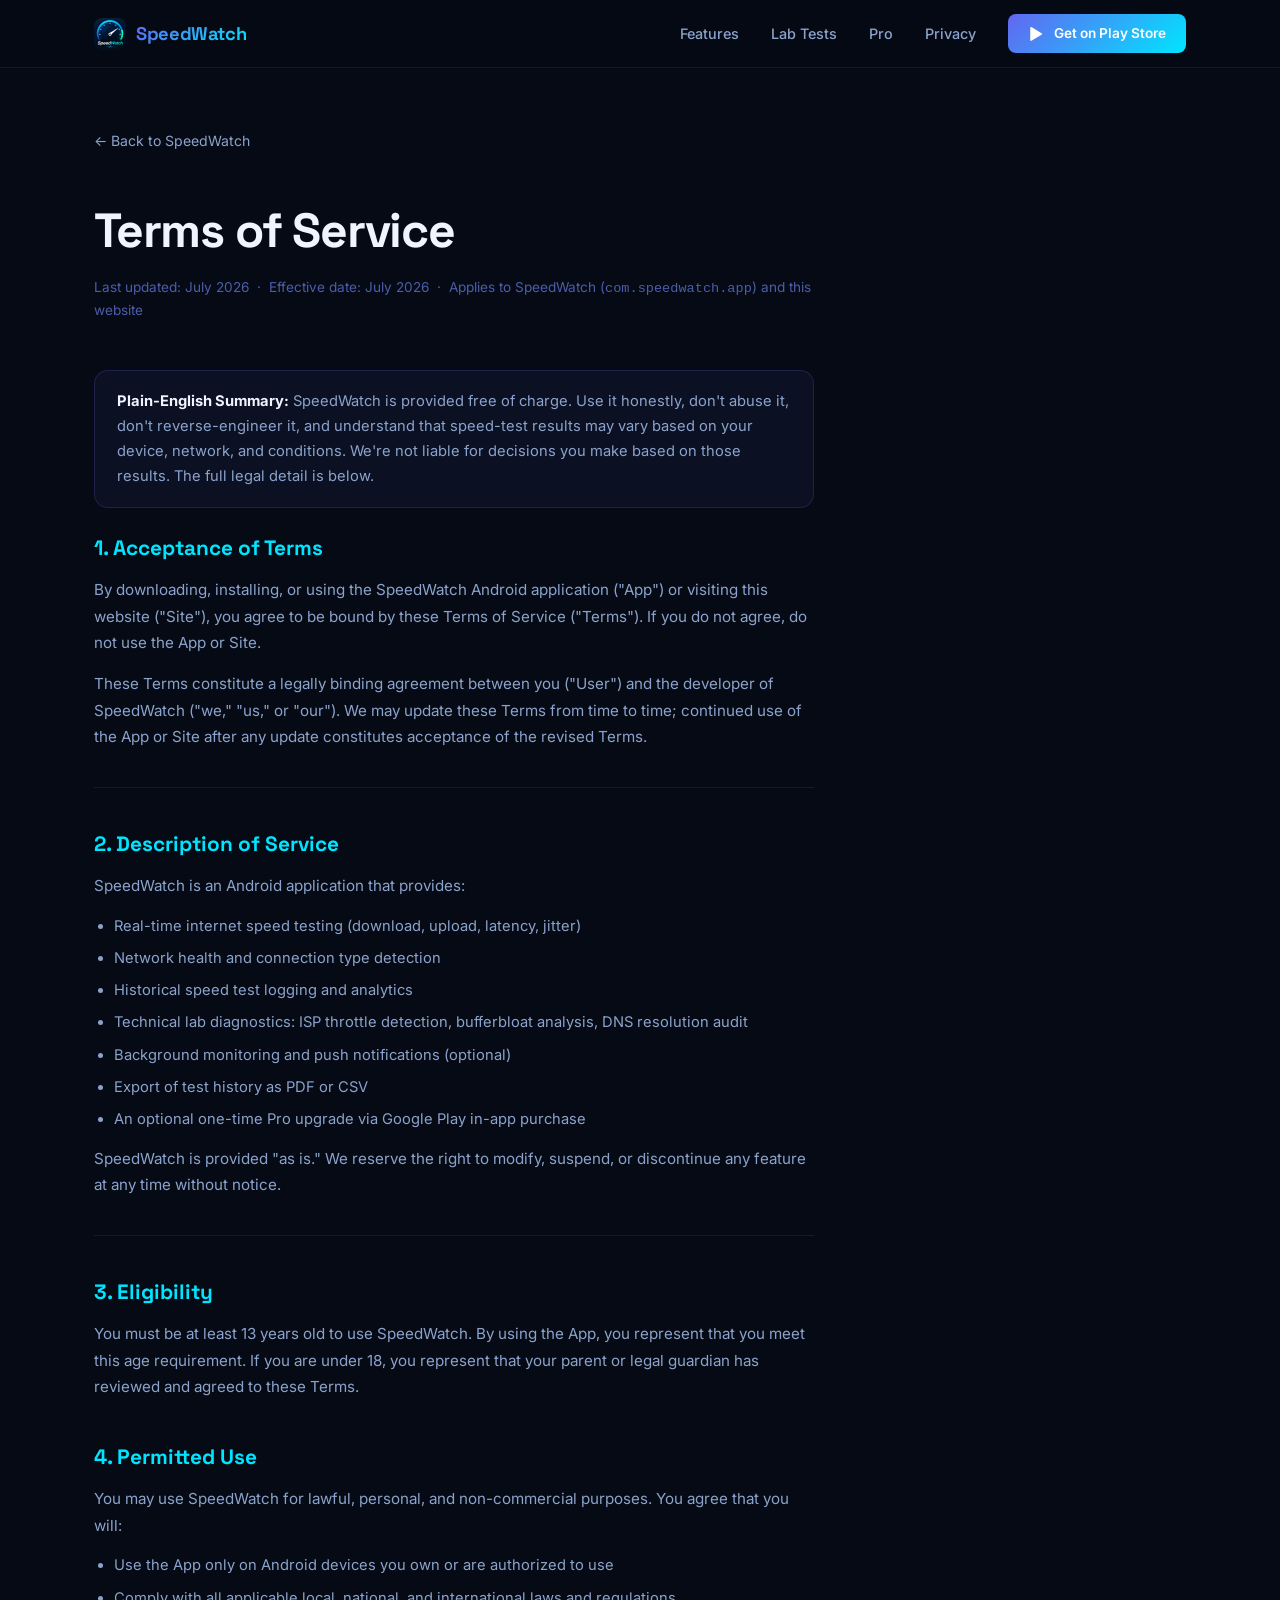
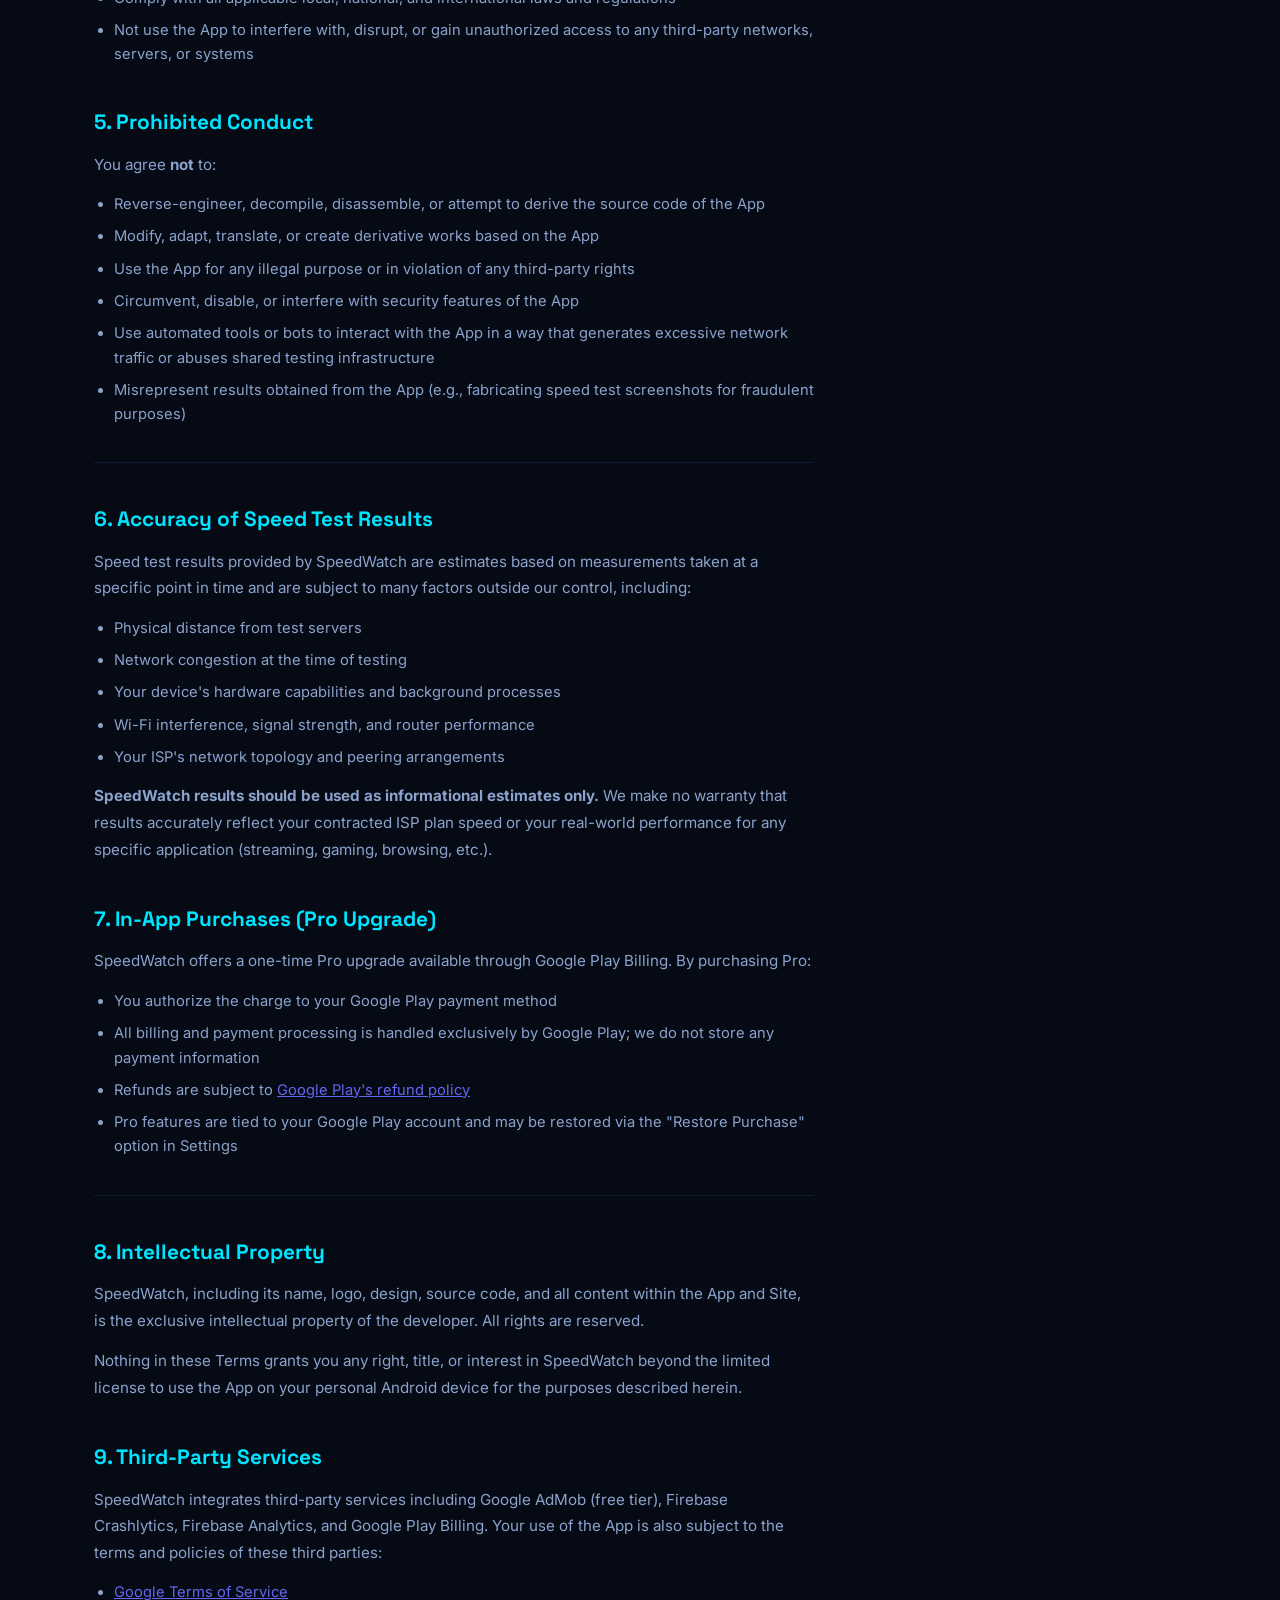
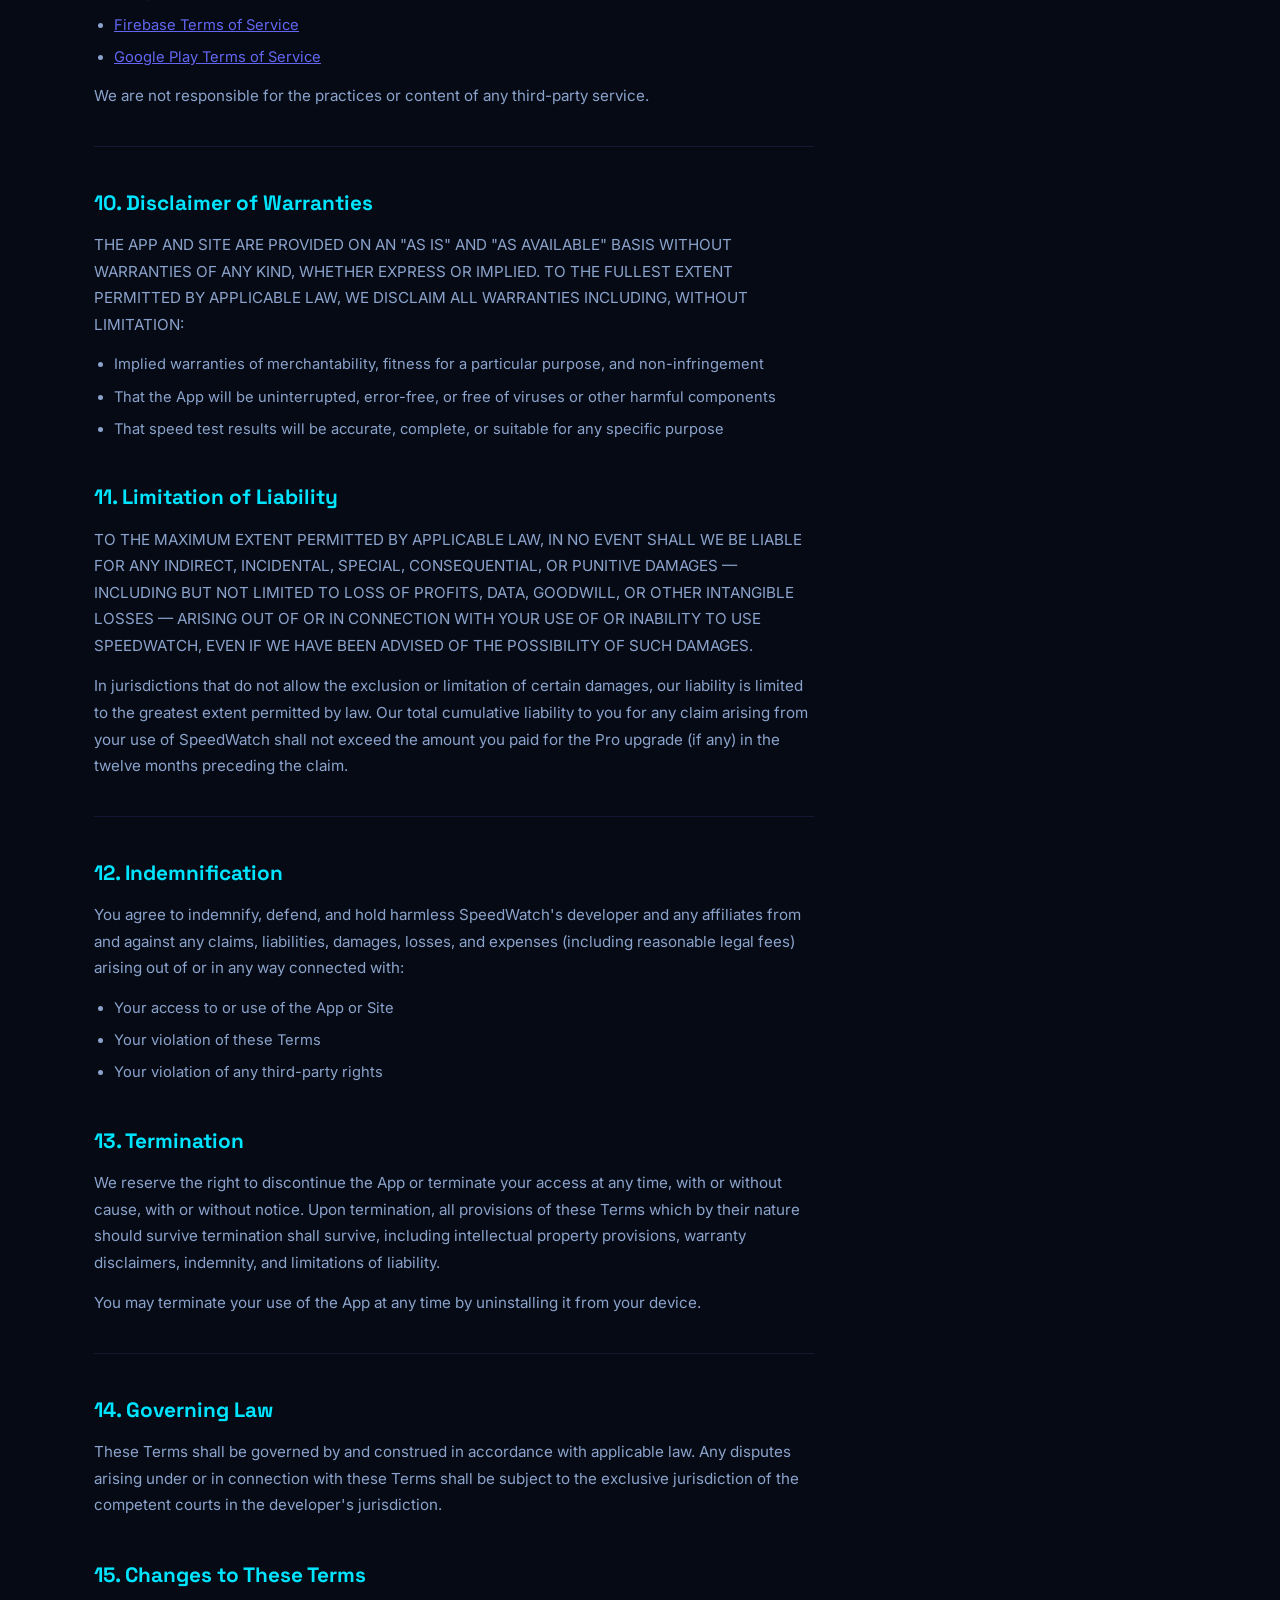
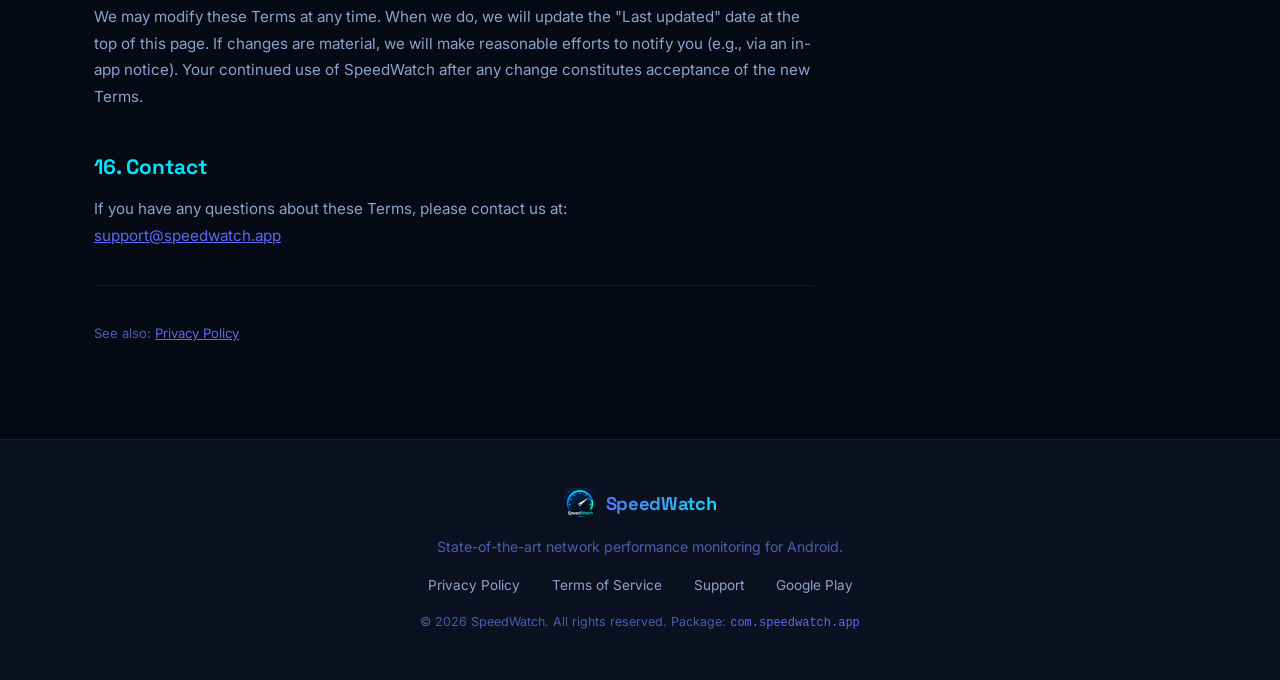
<file: website/terms.html>
<!DOCTYPE html>
<html lang="en">
<head>
  <meta charset="UTF-8" />
  <meta name="viewport" content="width=device-width, initial-scale=1.0" />
  <title>Terms of Service – SpeedWatch</title>
  <meta name="description" content="SpeedWatch Terms of Service – the rules governing your use of the SpeedWatch Android app and website." />
  <link rel="icon" href="assets/icon.png" type="image/png" />
  <link rel="preconnect" href="https://fonts.googleapis.com" />
  <link rel="preconnect" href="https://fonts.gstatic.com" crossorigin />
  <link href="https://fonts.googleapis.com/css2?family=Inter:wght@300;400;500;600;700;800;900&family=Space+Grotesk:wght@400;500;600;700&display=swap" rel="stylesheet" />
  <link rel="stylesheet" href="style.css" />
  <style>
    .legal-page { padding: calc(var(--nav-h) + 60px) 0 80px; min-height: 100vh; }
    .legal-page h1 {
      font-family: var(--font-heading);
      font-size: clamp(2rem, 5vw, 3rem);
      font-weight: 800;
      letter-spacing: -0.025em;
      margin-bottom: 8px;
    }
    .legal-page .meta {
      font-size: 0.85rem;
      color: var(--text-muted);
      margin-bottom: 48px;
      display: block;
    }
    .legal-body { max-width: 720px; }
    .legal-body h2 {
      font-family: var(--font-heading);
      font-size: 1.3rem;
      font-weight: 700;
      margin: 40px 0 12px;
      color: var(--cyan);
    }
    .legal-body h2:first-of-type { margin-top: 0; }
    .legal-body p {
      font-size: 0.95rem;
      color: var(--text-secondary);
      line-height: 1.75;
      margin-bottom: 14px;
    }
    .legal-body ul {
      padding-left: 20px;
      margin-bottom: 14px;
    }
    .legal-body ul li {
      font-size: 0.92rem;
      color: var(--text-secondary);
      margin-bottom: 8px;
      list-style: disc;
      line-height: 1.65;
    }
    .legal-body a { color: var(--indigo); text-decoration: underline; }
    .legal-body a:hover { color: var(--cyan); }
    .legal-divider { height: 1px; background: var(--border); margin: 36px 0; }
    .back-link {
      display: inline-flex;
      align-items: center;
      gap: 8px;
      font-size: 0.88rem;
      color: var(--text-secondary);
      margin-bottom: 40px;
      transition: color var(--transition);
    }
    .back-link:hover { color: var(--cyan); }
    .highlight-box {
      background: rgba(99,102,241,0.07);
      border: 1px solid rgba(99,102,241,0.2);
      border-radius: var(--radius-md);
      padding: 18px 22px;
      margin-bottom: 24px;
      font-size: 0.92rem;
      color: var(--text-secondary);
      line-height: 1.7;
    }
    .highlight-box strong { color: var(--text-primary); }
  </style>
</head>
<body>

  <!-- ===== NAVBAR ===== -->
  <nav class="navbar scrolled" id="navbar">
    <div class="nav-inner">
      <a href="index.html" class="nav-brand" aria-label="SpeedWatch Home">
        <img src="assets/icon.png" alt="SpeedWatch logo" class="nav-logo" />
        <span class="nav-wordmark">SpeedWatch</span>
      </a>
      <ul class="nav-links" role="navigation" aria-label="Main navigation">
        <li><a href="index.html#features">Features</a></li>
        <li><a href="index.html#lab">Lab Tests</a></li>
        <li><a href="index.html#premium">Pro</a></li>
        <li><a href="privacy.html">Privacy</a></li>
      </ul>
      <a href="https://play.google.com/store/apps/details?id=com.speedwatch.app"
         class="btn-nav-cta"
         target="_blank" rel="noopener"
         aria-label="Download SpeedWatch on Google Play">
        <svg width="18" height="18" viewBox="0 0 24 24" fill="currentColor" aria-hidden="true">
          <path d="M3 20.5v-17c0-.83 1-1.3 1.6-.78l14 8.5c.53.32.53 1.04 0 1.36l-14 8.5c-.6.52-1.6.05-1.6-.78z"/>
        </svg>
        Get on Play Store
      </a>
    </div>
  </nav>

  <!-- ===== MAIN ===== -->
  <main class="legal-page">
    <div class="container">
      <a href="index.html" class="back-link">← Back to SpeedWatch</a>

      <div class="legal-body">
        <h1>Terms of Service</h1>
        <span class="meta">
          Last updated: July 2026 &nbsp;·&nbsp;
          Effective date: July 2026 &nbsp;·&nbsp;
          Applies to SpeedWatch (<code>com.speedwatch.app</code>) and this website
        </span>

        <div class="highlight-box">
          <strong>Plain-English Summary:</strong> SpeedWatch is provided free of charge. Use it honestly, don't abuse it, don't reverse-engineer it, and understand that speed-test results may vary based on your device, network, and conditions. We're not liable for decisions you make based on those results. The full legal detail is below.
        </div>

        <h2>1. Acceptance of Terms</h2>
        <p>By downloading, installing, or using the SpeedWatch Android application ("App") or visiting this website ("Site"), you agree to be bound by these Terms of Service ("Terms"). If you do not agree, do not use the App or Site.</p>
        <p>These Terms constitute a legally binding agreement between you ("User") and the developer of SpeedWatch ("we," "us," or "our"). We may update these Terms from time to time; continued use of the App or Site after any update constitutes acceptance of the revised Terms.</p>

        <div class="legal-divider"></div>

        <h2>2. Description of Service</h2>
        <p>SpeedWatch is an Android application that provides:</p>
        <ul>
          <li>Real-time internet speed testing (download, upload, latency, jitter)</li>
          <li>Network health and connection type detection</li>
          <li>Historical speed test logging and analytics</li>
          <li>Technical lab diagnostics: ISP throttle detection, bufferbloat analysis, DNS resolution audit</li>
          <li>Background monitoring and push notifications (optional)</li>
          <li>Export of test history as PDF or CSV</li>
          <li>An optional one-time Pro upgrade via Google Play in-app purchase</li>
        </ul>
        <p>SpeedWatch is provided "as is." We reserve the right to modify, suspend, or discontinue any feature at any time without notice.</p>

        <div class="legal-divider"></div>

        <h2>3. Eligibility</h2>
        <p>You must be at least 13 years old to use SpeedWatch. By using the App, you represent that you meet this age requirement. If you are under 18, you represent that your parent or legal guardian has reviewed and agreed to these Terms.</p>

        <h2>4. Permitted Use</h2>
        <p>You may use SpeedWatch for lawful, personal, and non-commercial purposes. You agree that you will:</p>
        <ul>
          <li>Use the App only on Android devices you own or are authorized to use</li>
          <li>Comply with all applicable local, national, and international laws and regulations</li>
          <li>Not use the App to interfere with, disrupt, or gain unauthorized access to any third-party networks, servers, or systems</li>
        </ul>

        <h2>5. Prohibited Conduct</h2>
        <p>You agree <strong>not</strong> to:</p>
        <ul>
          <li>Reverse-engineer, decompile, disassemble, or attempt to derive the source code of the App</li>
          <li>Modify, adapt, translate, or create derivative works based on the App</li>
          <li>Use the App for any illegal purpose or in violation of any third-party rights</li>
          <li>Circumvent, disable, or interfere with security features of the App</li>
          <li>Use automated tools or bots to interact with the App in a way that generates excessive network traffic or abuses shared testing infrastructure</li>
          <li>Misrepresent results obtained from the App (e.g., fabricating speed test screenshots for fraudulent purposes)</li>
        </ul>

        <div class="legal-divider"></div>

        <h2>6. Accuracy of Speed Test Results</h2>
        <p>Speed test results provided by SpeedWatch are estimates based on measurements taken at a specific point in time and are subject to many factors outside our control, including:</p>
        <ul>
          <li>Physical distance from test servers</li>
          <li>Network congestion at the time of testing</li>
          <li>Your device's hardware capabilities and background processes</li>
          <li>Wi-Fi interference, signal strength, and router performance</li>
          <li>Your ISP's network topology and peering arrangements</li>
        </ul>
        <p><strong>SpeedWatch results should be used as informational estimates only.</strong> We make no warranty that results accurately reflect your contracted ISP plan speed or your real-world performance for any specific application (streaming, gaming, browsing, etc.).</p>

        <h2>7. In-App Purchases (Pro Upgrade)</h2>
        <p>SpeedWatch offers a one-time Pro upgrade available through Google Play Billing. By purchasing Pro:</p>
        <ul>
          <li>You authorize the charge to your Google Play payment method</li>
          <li>All billing and payment processing is handled exclusively by Google Play; we do not store any payment information</li>
          <li>Refunds are subject to <a href="https://support.google.com/googleplay/answer/2479637" target="_blank" rel="noopener">Google Play's refund policy</a></li>
          <li>Pro features are tied to your Google Play account and may be restored via the "Restore Purchase" option in Settings</li>
        </ul>

        <div class="legal-divider"></div>

        <h2>8. Intellectual Property</h2>
        <p>SpeedWatch, including its name, logo, design, source code, and all content within the App and Site, is the exclusive intellectual property of the developer. All rights are reserved.</p>
        <p>Nothing in these Terms grants you any right, title, or interest in SpeedWatch beyond the limited license to use the App on your personal Android device for the purposes described herein.</p>

        <h2>9. Third-Party Services</h2>
        <p>SpeedWatch integrates third-party services including Google AdMob (free tier), Firebase Crashlytics, Firebase Analytics, and Google Play Billing. Your use of the App is also subject to the terms and policies of these third parties:</p>
        <ul>
          <li><a href="https://policies.google.com/terms" target="_blank" rel="noopener">Google Terms of Service</a></li>
          <li><a href="https://firebase.google.com/terms" target="_blank" rel="noopener">Firebase Terms of Service</a></li>
          <li><a href="https://play.google.com/about/play-terms/" target="_blank" rel="noopener">Google Play Terms of Service</a></li>
        </ul>
        <p>We are not responsible for the practices or content of any third-party service.</p>

        <div class="legal-divider"></div>

        <h2>10. Disclaimer of Warranties</h2>
        <p>THE APP AND SITE ARE PROVIDED ON AN "AS IS" AND "AS AVAILABLE" BASIS WITHOUT WARRANTIES OF ANY KIND, WHETHER EXPRESS OR IMPLIED. TO THE FULLEST EXTENT PERMITTED BY APPLICABLE LAW, WE DISCLAIM ALL WARRANTIES INCLUDING, WITHOUT LIMITATION:</p>
        <ul>
          <li>Implied warranties of merchantability, fitness for a particular purpose, and non-infringement</li>
          <li>That the App will be uninterrupted, error-free, or free of viruses or other harmful components</li>
          <li>That speed test results will be accurate, complete, or suitable for any specific purpose</li>
        </ul>

        <h2>11. Limitation of Liability</h2>
        <p>TO THE MAXIMUM EXTENT PERMITTED BY APPLICABLE LAW, IN NO EVENT SHALL WE BE LIABLE FOR ANY INDIRECT, INCIDENTAL, SPECIAL, CONSEQUENTIAL, OR PUNITIVE DAMAGES — INCLUDING BUT NOT LIMITED TO LOSS OF PROFITS, DATA, GOODWILL, OR OTHER INTANGIBLE LOSSES — ARISING OUT OF OR IN CONNECTION WITH YOUR USE OF OR INABILITY TO USE SPEEDWATCH, EVEN IF WE HAVE BEEN ADVISED OF THE POSSIBILITY OF SUCH DAMAGES.</p>
        <p>In jurisdictions that do not allow the exclusion or limitation of certain damages, our liability is limited to the greatest extent permitted by law. Our total cumulative liability to you for any claim arising from your use of SpeedWatch shall not exceed the amount you paid for the Pro upgrade (if any) in the twelve months preceding the claim.</p>

        <div class="legal-divider"></div>

        <h2>12. Indemnification</h2>
        <p>You agree to indemnify, defend, and hold harmless SpeedWatch's developer and any affiliates from and against any claims, liabilities, damages, losses, and expenses (including reasonable legal fees) arising out of or in any way connected with:</p>
        <ul>
          <li>Your access to or use of the App or Site</li>
          <li>Your violation of these Terms</li>
          <li>Your violation of any third-party rights</li>
        </ul>

        <h2>13. Termination</h2>
        <p>We reserve the right to discontinue the App or terminate your access at any time, with or without cause, with or without notice. Upon termination, all provisions of these Terms which by their nature should survive termination shall survive, including intellectual property provisions, warranty disclaimers, indemnity, and limitations of liability.</p>
        <p>You may terminate your use of the App at any time by uninstalling it from your device.</p>

        <div class="legal-divider"></div>

        <h2>14. Governing Law</h2>
        <p>These Terms shall be governed by and construed in accordance with applicable law. Any disputes arising under or in connection with these Terms shall be subject to the exclusive jurisdiction of the competent courts in the developer's jurisdiction.</p>

        <h2>15. Changes to These Terms</h2>
        <p>We may modify these Terms at any time. When we do, we will update the "Last updated" date at the top of this page. If changes are material, we will make reasonable efforts to notify you (e.g., via an in-app notice). Your continued use of SpeedWatch after any change constitutes acceptance of the new Terms.</p>

        <h2>16. Contact</h2>
        <p>If you have any questions about these Terms, please contact us at:<br/>
        <a href="mailto:support@speedwatch.app">support@speedwatch.app</a></p>

        <div class="legal-divider"></div>

        <p style="font-size: 0.82rem; color: var(--text-muted);">
          See also: <a href="privacy.html">Privacy Policy</a>
        </p>
      </div>
    </div>
  </main>

  <!-- ===== FOOTER ===== -->
  <footer class="footer" role="contentinfo">
    <div class="container footer-inner">
      <div class="footer-brand">
        <img src="assets/icon.png" alt="SpeedWatch logo" class="nav-logo" />
        <span class="nav-wordmark">SpeedWatch</span>
      </div>
      <p class="footer-tagline">State-of-the-art network performance monitoring for Android.</p>
      <nav class="footer-links" aria-label="Footer links">
        <a href="privacy.html">Privacy Policy</a>
        <a href="terms.html">Terms of Service</a>
        <a href="mailto:support@speedwatch.app">Support</a>
        <a href="https://play.google.com/store/apps/details?id=com.speedwatch.app" target="_blank" rel="noopener">Google Play</a>
      </nav>
      <p class="footer-copy">&copy; 2026 SpeedWatch. All rights reserved. Package: <code>com.speedwatch.app</code></p>
    </div>
  </footer>

</body>
</html>
</file>
<file: website/style.css>
/* ===================================================
   SpeedWatch – Website Stylesheet
   Design: Dark premium, glassmorphism, neon accents
   =================================================== */

/* ── CSS Custom Properties ── */
:root {
  --bg-deep: #050A14;
  --bg-surface: #0B1120;
  --bg-card: #0F1A2E;
  --bg-card-hover: #162240;
  --border: rgba(99, 102, 241, 0.15);
  --border-hover: rgba(0, 229, 255, 0.3);

  --blue: #3B82F6;
  --indigo: #6366F1;
  --cyan: #00E5FF;
  --green: #4CAF50;
  --yellow: #F59E0B;
  --red: #EF4444;

  --text-primary: #F0F4FF;
  --text-secondary: #8BA3CC;
  --text-muted: #4B5EAA;

  --gradient-brand: linear-gradient(135deg, #6366F1, #00E5FF);
  --gradient-glow: radial-gradient(ellipse 60% 40% at 50% 0%, rgba(99,102,241,0.18) 0%, transparent 70%);

  --font-body: 'Inter', system-ui, sans-serif;
  --font-heading: 'Space Grotesk', 'Inter', system-ui, sans-serif;

  --radius-sm: 8px;
  --radius-md: 14px;
  --radius-lg: 20px;
  --radius-xl: 28px;

  --shadow-card: 0 4px 32px rgba(0,0,0,0.5), 0 0 0 1px rgba(99,102,241,0.1);
  --shadow-glow-blue: 0 0 40px rgba(99,102,241,0.3);
  --shadow-glow-cyan: 0 0 40px rgba(0,229,255,0.2);

  --transition: 0.3s cubic-bezier(0.4, 0, 0.2, 1);

  --nav-h: 68px;
}

/* ── Reset & Base ── */
*, *::before, *::after { box-sizing: border-box; margin: 0; padding: 0; }
html { scroll-behavior: smooth; font-size: 16px; }
body {
  font-family: var(--font-body);
  background: var(--bg-deep);
  color: var(--text-primary);
  line-height: 1.6;
  overflow-x: hidden;
  -webkit-font-smoothing: antialiased;
}
img { max-width: 100%; display: block; }
a { text-decoration: none; color: inherit; }
ul { list-style: none; }
button { cursor: pointer; border: none; background: none; font: inherit; }

.container {
  width: 100%;
  max-width: 1140px;
  margin: 0 auto;
  padding: 0 24px;
}

.section { padding: 100px 0; position: relative; }

/* ── Gradient Text ── */
.gradient-text {
  background: var(--gradient-brand);
  -webkit-background-clip: text;
  -webkit-text-fill-color: transparent;
  background-clip: text;
}

/* =============================
   NAVBAR
   ============================= */
.navbar {
  position: fixed;
  top: 0; left: 0; right: 0;
  z-index: 1000;
  height: var(--nav-h);
  background: rgba(5,10,20,0.7);
  backdrop-filter: blur(20px);
  -webkit-backdrop-filter: blur(20px);
  border-bottom: 1px solid transparent;
  transition: border-color var(--transition), background var(--transition);
}
.navbar.scrolled {
  border-color: var(--border);
  background: rgba(5,10,20,0.92);
}
.nav-inner {
  max-width: 1140px;
  margin: 0 auto;
  padding: 0 24px;
  height: 100%;
  display: flex;
  align-items: center;
  gap: 32px;
}
.nav-brand {
  display: flex;
  align-items: center;
  gap: 10px;
  flex-shrink: 0;
}
.nav-logo {
  width: 32px;
  height: 32px;
  flex-shrink: 0;
  border-radius: 8px;
  object-fit: cover;
  display: block;
}
.nav-wordmark {
  font-family: var(--font-heading);
  font-weight: 700;
  font-size: 1.15rem;
  letter-spacing: -0.02em;
  background: var(--gradient-brand);
  -webkit-background-clip: text;
  -webkit-text-fill-color: transparent;
  background-clip: text;
}
.nav-links {
  display: flex;
  gap: 32px;
  align-items: center;
  margin-left: auto;
}
.nav-links a {
  font-size: 0.9rem;
  font-weight: 500;
  color: var(--text-secondary);
  transition: color var(--transition);
}
.nav-links a:hover { color: var(--text-primary); }
.btn-nav-cta {
  display: flex;
  align-items: center;
  gap: 8px;
  padding: 9px 20px;
  background: var(--gradient-brand);
  border-radius: var(--radius-sm);
  font-size: 0.85rem;
  font-weight: 600;
  color: #fff;
  flex-shrink: 0;
  transition: opacity var(--transition), box-shadow var(--transition);
}
.btn-nav-cta:hover { opacity: 0.9; box-shadow: var(--shadow-glow-blue); }
.hamburger { display: none; flex-direction: column; gap: 5px; padding: 4px; margin-left: auto; }
.hamburger span { display: block; width: 22px; height: 2px; background: var(--text-secondary); border-radius: 2px; transition: var(--transition); }
.mobile-menu {
  display: none;
  flex-direction: column;
  background: var(--bg-surface);
  padding: 16px 24px 24px;
  border-top: 1px solid var(--border);
  gap: 4px;
}
.mobile-menu a { padding: 12px 0; font-size: 1rem; color: var(--text-secondary); border-bottom: 1px solid var(--border); transition: color var(--transition); }
.mobile-menu a:last-child { border-bottom: none; }
.mobile-menu a:hover { color: var(--text-primary); }
.mobile-menu .mobile-cta { color: var(--cyan); font-weight: 600; }
.mobile-menu.open { display: flex; }

/* =============================
   HERO
   ============================= */
.hero {
  min-height: 100vh;
  display: flex;
  flex-direction: column;
  justify-content: center;
  padding-top: var(--nav-h);
  position: relative;
  overflow: hidden;
}
.hero-bg-orbs { position: absolute; inset: 0; pointer-events: none; }
.orb {
  position: absolute;
  border-radius: 50%;
  filter: blur(80px);
  opacity: 0.4;
  animation: orbFloat 8s ease-in-out infinite;
}
.orb-1 { width: 500px; height: 500px; background: radial-gradient(circle, #6366F1 0%, transparent 70%); top: -100px; left: -100px; animation-delay: 0s; }
.orb-2 { width: 400px; height: 400px; background: radial-gradient(circle, #00E5FF 0%, transparent 70%); top: 20%; right: -50px; animation-delay: -3s; }
.orb-3 { width: 300px; height: 300px; background: radial-gradient(circle, #3B82F6 0%, transparent 70%); bottom: 10%; left: 30%; animation-delay: -6s; }
@keyframes orbFloat {
  0%, 100% { transform: translateY(0) scale(1); }
  50% { transform: translateY(-30px) scale(1.05); }
}
.hero-grid-lines {
  position: absolute;
  inset: 0;
  background-image: linear-gradient(rgba(99,102,241,0.05) 1px, transparent 1px),
                    linear-gradient(90deg, rgba(99,102,241,0.05) 1px, transparent 1px);
  background-size: 60px 60px;
  mask-image: radial-gradient(ellipse 80% 80% at 50% 50%, black 0%, transparent 100%);
}
.hero-inner {
  display: grid;
  grid-template-columns: 1fr 1fr;
  gap: 60px;
  align-items: center;
  padding: 80px 24px;
}
.hero-badge {
  display: inline-flex;
  align-items: center;
  gap: 8px;
  padding: 6px 14px;
  background: rgba(99,102,241,0.12);
  border: 1px solid rgba(99,102,241,0.3);
  border-radius: 100px;
  font-size: 0.8rem;
  font-weight: 500;
  color: var(--indigo);
  margin-bottom: 20px;
}
.badge-dot {
  width: 6px; height: 6px;
  background: var(--cyan);
  border-radius: 50%;
  animation: pulse 2s ease-in-out infinite;
}
@keyframes pulse { 0%,100% { opacity: 1; } 50% { opacity: 0.4; } }
.hero-text h1 {
  font-family: var(--font-heading);
  font-size: clamp(2.5rem, 5vw, 3.8rem);
  font-weight: 800;
  line-height: 1.1;
  letter-spacing: -0.03em;
  margin-bottom: 20px;
}
.hero-sub {
  font-size: 1.05rem;
  color: var(--text-secondary);
  line-height: 1.7;
  margin-bottom: 32px;
  max-width: 520px;
}
.hero-actions {
  display: flex;
  align-items: center;
  gap: 20px;
  flex-wrap: wrap;
  margin-bottom: 40px;
}
.btn-primary {
  display: inline-flex;
  align-items: center;
  transition: var(--transition);
}
.btn-primary:hover { transform: translateY(-2px); filter: brightness(1.1); }
.play-badge { height: 52px; width: auto; }
.play-badge--large { height: 64px; }
.btn-ghost {
  display: inline-flex;
  align-items: center;
  gap: 6px;
  padding: 13px 22px;
  border: 1px solid var(--border);
  border-radius: var(--radius-sm);
  font-size: 0.9rem;
  font-weight: 500;
  color: var(--text-secondary);
  transition: var(--transition);
}
.btn-ghost:hover { border-color: var(--border-hover); color: var(--text-primary); background: rgba(0,229,255,0.04); }
.hero-stats { display: flex; align-items: center; gap: 24px; }
.stat { text-align: center; }
.stat-value { display: block; font-family: var(--font-heading); font-size: 1.6rem; font-weight: 800; background: var(--gradient-brand); -webkit-background-clip: text; -webkit-text-fill-color: transparent; background-clip: text; }
.stat-label { font-size: 0.75rem; color: var(--text-muted); }
.stat-divider { width: 1px; height: 36px; background: var(--border); }

/* Phone mockup */
.hero-visual { display: flex; justify-content: center; align-items: center; position: relative; z-index: 1; }
.phone-mockup { position: relative; display: flex; flex-direction: column; align-items: center; }
.phone-frame {
  width: 280px;
  background: var(--bg-card);
  border-radius: 36px;
  border: 2px solid rgba(99,102,241,0.25);
  padding: 16px 12px;
  box-shadow: 0 32px 80px rgba(0,0,0,0.7), 0 0 0 1px rgba(99,102,241,0.15), inset 0 1px 0 rgba(255,255,255,0.08);
  position: relative;
  z-index: 2;
  animation: phoneLevitate 5s ease-in-out infinite;
}
@keyframes phoneLevitate { 0%,100%{ transform: translateY(0); } 50%{ transform: translateY(-12px); } }
.phone-screen {
  background: #070D1C;
  border-radius: 24px;
  overflow: hidden;
  padding: 12px;
  min-height: 500px;
  display: flex;
  flex-direction: column;
  align-items: center;
}
.screen-topbar {
  display: flex;
  justify-content: space-between;
  align-items: center;
  width: 100%;
  padding: 4px 4px 12px;
}
.screen-title { font-family: var(--font-heading); font-weight: 700; font-size: 0.95rem; color: var(--text-primary); }
.screen-network-chip {
  display: flex;
  align-items: center;
  gap: 6px;
  background: rgba(76,175,80,0.1);
  border: 1px solid rgba(76,175,80,0.25);
  border-radius: 100px;
  padding: 4px 10px;
  font-size: 0.65rem;
  color: var(--green);
  width: 100%;
  margin-bottom: 8px;
}
.chip-dot { width: 5px; height: 5px; background: var(--green); border-radius: 50%; animation: pulse 2s ease-in-out infinite; }
.speedometer-wrap { position: relative; width: 200px; height: 140px; margin: 4px 0; }
.speedometer-svg { width: 100%; height: 100%; }
.speed-arc { transition: stroke-dashoffset 1.5s cubic-bezier(0.4, 0, 0.2, 1); }
.speed-readout {
  position: absolute;
  top: 55%;
  left: 50%;
  transform: translate(-50%, -50%);
  text-align: center;
}
.speed-value { display: block; font-family: var(--font-heading); font-size: 1.9rem; font-weight: 900; color: var(--text-primary); line-height: 1; }
.speed-unit { font-size: 0.65rem; color: var(--text-muted); font-weight: 500; }
.screen-metrics { display: grid; grid-template-columns: 1fr 1fr; gap: 6px; width: 100%; margin-top: 8px; }
.metric-chip {
  background: rgba(99,102,241,0.08);
  border: 1px solid var(--border);
  border-radius: var(--radius-sm);
  padding: 8px 10px;
  display: flex;
  flex-direction: column;
  gap: 2px;
}
.metric-label { font-size: 0.6rem; color: var(--text-muted); }
.metric-val { font-family: var(--font-heading); font-size: 1rem; font-weight: 700; color: var(--text-primary); }
.metric-unit { font-size: 0.55rem; color: var(--text-muted); }
.stability-badge {
  margin: 8px 0;
  padding: 4px 12px;
  background: rgba(76,175,80,0.1);
  border: 1px solid rgba(76,175,80,0.25);
  border-radius: 100px;
  font-size: 0.7rem;
  color: var(--green);
  font-weight: 600;
  align-self: center;
}
.screen-test-btn {
  margin-top: auto;
  width: 80%;
  padding: 12px;
  background: var(--gradient-brand);
  border-radius: var(--radius-sm);
  font-size: 0.8rem;
  font-weight: 700;
  color: #fff;
  letter-spacing: 0.02em;
  margin-top: 12px;
  transition: var(--transition);
}
.screen-test-btn:hover { opacity: 0.9; }
.phone-reflection {
  position: absolute;
  bottom: -40px;
  width: 200px;
  height: 40px;
  background: linear-gradient(to bottom, rgba(99,102,241,0.15), transparent);
  filter: blur(16px);
  border-radius: 50%;
  z-index: 1;
}

/* scroll hint */
.hero-scroll-hint {
  position: absolute;
  bottom: 32px;
  left: 50%;
  transform: translateX(-50%);
  display: flex;
  flex-direction: column;
  align-items: center;
  gap: 8px;
  font-size: 0.75rem;
  color: var(--text-muted);
}
.scroll-arrow {
  width: 20px;
  height: 20px;
  border-right: 2px solid var(--text-muted);
  border-bottom: 2px solid var(--text-muted);
  transform: rotate(45deg);
  animation: scrollBounce 1.5s ease-in-out infinite;
}
@keyframes scrollBounce { 0%,100%{transform:rotate(45deg) translateY(0);} 50%{transform:rotate(45deg) translateY(4px);} }

/* =============================
   SECTION HEADERS
   ============================= */
.section-header { text-align: center; margin-bottom: 64px; }
.section-tag {
  display: inline-block;
  padding: 5px 14px;
  background: rgba(99,102,241,0.1);
  border: 1px solid rgba(99,102,241,0.25);
  border-radius: 100px;
  font-size: 0.78rem;
  font-weight: 600;
  color: var(--indigo);
  letter-spacing: 0.04em;
  text-transform: uppercase;
  margin-bottom: 16px;
}
.section-header h2 {
  font-family: var(--font-heading);
  font-size: clamp(2rem, 4vw, 3rem);
  font-weight: 800;
  line-height: 1.15;
  letter-spacing: -0.025em;
  margin-bottom: 16px;
}
.section-sub {
  font-size: 1.05rem;
  color: var(--text-secondary);
  max-width: 560px;
  margin: 0 auto;
  line-height: 1.7;
}

/* =============================
   FEATURES
   ============================= */
.features { background: linear-gradient(180deg, var(--bg-deep) 0%, var(--bg-surface) 100%); }
.features-grid {
  display: grid;
  grid-template-columns: repeat(3, 1fr);
  gap: 20px;
}
.feature-card {
  background: var(--bg-card);
  border: 1px solid var(--border);
  border-radius: var(--radius-lg);
  padding: 28px;
  transition: var(--transition);
  position: relative;
  overflow: hidden;
}
.feature-card::before {
  content: '';
  position: absolute;
  inset: 0;
  background: var(--gradient-brand);
  opacity: 0;
  transition: opacity var(--transition);
  pointer-events: none;
}
.feature-card:hover { border-color: var(--border-hover); transform: translateY(-4px); box-shadow: var(--shadow-card), var(--shadow-glow-blue); }
.feature-card:hover::before { opacity: 0.03; }
.feature-card--highlight {
  grid-column: span 2;
  background: linear-gradient(135deg, rgba(99,102,241,0.08) 0%, rgba(0,229,255,0.04) 100%);
  border-color: rgba(99,102,241,0.25);
}
.feature-icon { width: 48px; height: 48px; margin-bottom: 16px; }
.feature-card h3 {
  font-family: var(--font-heading);
  font-size: 1.15rem;
  font-weight: 700;
  margin-bottom: 10px;
  color: var(--text-primary);
}
.feature-card p { font-size: 0.9rem; color: var(--text-secondary); line-height: 1.65; margin-bottom: 16px; }
.feature-bullets { display: flex; flex-direction: column; gap: 6px; }
.feature-bullets li {
  font-size: 0.82rem;
  color: var(--text-secondary);
  padding-left: 18px;
  position: relative;
}
.feature-bullets li::before { content: '→'; position: absolute; left: 0; color: var(--cyan); font-size: 0.75rem; }

/* =============================
   LAB TESTS
   ============================= */
.lab { background: var(--bg-surface); }
.lab-bg { position: absolute; inset: 0; pointer-events: none; overflow: hidden; }
.lab-orb { position: absolute; border-radius: 50%; filter: blur(100px); opacity: 0.2; }
.lab-orb-1 { width: 600px; height: 400px; background: radial-gradient(circle, #6366F1, transparent); top: -100px; right: -200px; }
.lab-orb-2 { width: 400px; height: 400px; background: radial-gradient(circle, #00E5FF, transparent); bottom: 0; left: -100px; }
.lab-cards { display: flex; flex-direction: column; gap: 24px; }
.lab-card {
  display: flex;
  gap: 28px;
  align-items: flex-start;
  background: var(--bg-card);
  border: 1px solid var(--border);
  border-radius: var(--radius-xl);
  padding: 32px;
  transition: var(--transition);
  position: relative;
  overflow: hidden;
}
.lab-card::after {
  content: '';
  position: absolute;
  top: 0; left: 0; right: 0;
  height: 2px;
  background: var(--gradient-brand);
  opacity: 0;
  transition: opacity var(--transition);
}
.lab-card:hover { border-color: var(--border-hover); transform: translateX(4px); box-shadow: var(--shadow-card); }
.lab-card:hover::after { opacity: 1; }
.lab-card-icon {
  width: 52px;
  height: 52px;
  flex-shrink: 0;
  background: rgba(99,102,241,0.08);
  border: 1px solid var(--border);
  border-radius: var(--radius-md);
  display: flex;
  align-items: center;
  justify-content: center;
  padding: 10px;
}
.lab-card-content { flex: 1; }
.lab-card-number {
  font-family: var(--font-heading);
  font-size: 0.75rem;
  font-weight: 700;
  color: var(--text-muted);
  letter-spacing: 0.1em;
  margin-bottom: 6px;
}
.lab-card h3 { font-family: var(--font-heading); font-size: 1.25rem; font-weight: 700; margin-bottom: 10px; }
.lab-card p { font-size: 0.92rem; color: var(--text-secondary); line-height: 1.7; margin-bottom: 16px; }
.lab-results { display: flex; flex-wrap: wrap; gap: 8px; }
.result-badge {
  padding: 4px 12px;
  border-radius: 100px;
  font-size: 0.75rem;
  font-weight: 600;
  border: 1px solid;
}
.result--green { background: rgba(76,175,80,0.1); border-color: rgba(76,175,80,0.3); color: var(--green); }
.result--blue { background: rgba(59,130,246,0.1); border-color: rgba(59,130,246,0.3); color: var(--blue); }
.result--yellow { background: rgba(245,158,11,0.1); border-color: rgba(245,158,11,0.3); color: var(--yellow); }
.result--red { background: rgba(239,68,68,0.1); border-color: rgba(239,68,68,0.3); color: var(--red); }
.lab-audit-note {
  display: flex;
  align-items: center;
  gap: 12px;
  margin-top: 40px;
  padding: 16px 24px;
  background: rgba(76,175,80,0.06);
  border: 1px solid rgba(76,175,80,0.2);
  border-radius: var(--radius-md);
  font-size: 0.9rem;
  color: var(--text-secondary);
}
.lab-audit-note strong { color: var(--text-primary); }

/* =============================
   PREMIUM
   ============================= */
.premium { background: linear-gradient(180deg, var(--bg-surface) 0%, var(--bg-deep) 100%); }
.pricing-cards { display: grid; grid-template-columns: 1fr 1fr; gap: 24px; max-width: 800px; margin: 0 auto; }
.pricing-card {
  background: var(--bg-card);
  border: 1px solid var(--border);
  border-radius: var(--radius-xl);
  padding: 36px;
  position: relative;
  display: flex;
  flex-direction: column;
  gap: 28px;
  transition: var(--transition);
}
.pricing-card:hover { transform: translateY(-4px); box-shadow: var(--shadow-card); }
.pricing-card--pro {
  background: linear-gradient(135deg, rgba(245,158,11,0.06), rgba(239,68,68,0.06));
  border-color: rgba(245,158,11,0.3);
}
.pricing-card--pro:hover { box-shadow: 0 4px 32px rgba(0,0,0,0.5), 0 0 40px rgba(245,158,11,0.15); }
.pro-popular-badge {
  position: absolute;
  top: -14px;
  left: 50%;
  transform: translateX(-50%);
  padding: 4px 16px;
  background: linear-gradient(135deg, #F59E0B, #EF4444);
  border-radius: 100px;
  font-size: 0.72rem;
  font-weight: 700;
  color: #fff;
  white-space: nowrap;
  letter-spacing: 0.04em;
}
.pricing-header h3 { font-family: var(--font-heading); font-size: 1.4rem; font-weight: 800; margin-bottom: 8px; }
.pricing-price { margin-bottom: 8px; }
.price-prefix { font-size: 0.8rem; color: var(--text-muted); display: block; }
.price-amount { font-family: var(--font-heading); font-size: 2rem; font-weight: 900; }
.pricing-header p { font-size: 0.85rem; color: var(--text-muted); }
.pricing-features { display: flex; flex-direction: column; gap: 10px; flex: 1; }
.pricing-features li { font-size: 0.88rem; padding-left: 22px; position: relative; }
.feature-yes { color: var(--text-secondary); }
.feature-yes::before { content: '✓'; position: absolute; left: 0; color: var(--green); font-weight: 700; }
.feature-no { color: var(--text-muted); }
.feature-no::before { content: '×'; position: absolute; left: 0; color: var(--text-muted); }
.pricing-btn {
  display: block;
  text-align: center;
  padding: 14px 24px;
  border-radius: var(--radius-md);
  font-size: 0.92rem;
  font-weight: 700;
  transition: var(--transition);
  letter-spacing: 0.01em;
}
.pricing-btn--outline { border: 1px solid var(--border); color: var(--text-secondary); }
.pricing-btn--outline:hover { border-color: var(--border-hover); color: var(--text-primary); }
.pricing-btn--pro { background: linear-gradient(135deg, #F59E0B, #EF4444); color: #fff; }
.pricing-btn--pro:hover { opacity: 0.9; box-shadow: 0 0 30px rgba(245,158,11,0.3); transform: translateY(-1px); }

/* =============================
   HOW IT WORKS
   ============================= */
.how { background: var(--bg-deep); }
.steps { display: flex; align-items: flex-start; gap: 0; flex-wrap: wrap; justify-content: center; }
.step {
  display: flex;
  flex-direction: column;
  align-items: center;
  text-align: center;
  max-width: 240px;
  padding: 24px;
  flex: 1;
}
.step-number {
  width: 56px;
  height: 56px;
  background: var(--gradient-brand);
  border-radius: 50%;
  display: flex;
  align-items: center;
  justify-content: center;
  font-family: var(--font-heading);
  font-size: 1.25rem;
  font-weight: 800;
  color: #fff;
  margin-bottom: 20px;
  box-shadow: var(--shadow-glow-blue);
}
.step-content h3 { font-family: var(--font-heading); font-size: 1.05rem; font-weight: 700; margin-bottom: 8px; }
.step-content p { font-size: 0.88rem; color: var(--text-secondary); line-height: 1.65; }
.step-connector { width: 80px; height: 2px; background: linear-gradient(90deg, var(--indigo), var(--cyan)); margin-top: 28px; flex-shrink: 0; opacity: 0.4; }

/* =============================
   PRIVACY
   ============================= */
.privacy-section { background: var(--bg-surface); }
.privacy-card {
  display: flex;
  gap: 48px;
  align-items: flex-start;
  background: var(--bg-card);
  border: 1px solid var(--border);
  border-radius: var(--radius-xl);
  padding: 48px;
}
.privacy-icon { width: 80px; height: 80px; flex-shrink: 0; }
.privacy-content h2 { font-family: var(--font-heading); font-size: 1.8rem; font-weight: 800; margin-bottom: 12px; }
.privacy-content > p { font-size: 0.95rem; color: var(--text-secondary); line-height: 1.7; margin-bottom: 24px; }
.privacy-points { display: grid; grid-template-columns: 1fr 1fr; gap: 12px; }
.privacy-point { display: flex; align-items: center; gap: 10px; font-size: 0.88rem; color: var(--text-secondary); }
.pp-icon { font-size: 1.1rem; }

/* =============================
   CTA BANNER
   ============================= */
.cta-banner {
  background: linear-gradient(180deg, var(--bg-deep) 0%, var(--bg-surface) 100%);
  text-align: center;
  position: relative;
  overflow: hidden;
}
.cta-bg-orbs { position: absolute; inset: 0; pointer-events: none; }
.cta-orb { position: absolute; border-radius: 50%; filter: blur(100px); opacity: 0.25; }
.cta-orb-1 { width: 500px; height: 500px; background: radial-gradient(circle, #6366F1, transparent); top: -200px; left: -100px; }
.cta-orb-2 { width: 400px; height: 400px; background: radial-gradient(circle, #00E5FF, transparent); bottom: -100px; right: -100px; }
.cta-inner { position: relative; z-index: 1; }
.cta-inner h2 { font-family: var(--font-heading); font-size: clamp(2.2rem, 4.5vw, 3.5rem); font-weight: 900; margin-bottom: 16px; line-height: 1.1; letter-spacing: -0.03em; }
.cta-inner p { font-size: 1rem; color: var(--text-secondary); margin-bottom: 36px; }
.btn-primary--large { display: inline-flex; }
.cta-note { margin-top: 20px; font-size: 0.82rem; color: var(--text-muted); }

/* =============================
   FOOTER
   ============================= */
.footer {
  background: var(--bg-surface);
  border-top: 1px solid var(--border);
  padding: 48px 0;
}
.footer-inner { display: flex; flex-direction: column; align-items: center; gap: 16px; text-align: center; }
.footer-brand { display: flex; align-items: center; gap: 10px; }
.footer-tagline { font-size: 0.88rem; color: var(--text-muted); }
.footer-links { display: flex; gap: 32px; flex-wrap: wrap; justify-content: center; }
.footer-links a { font-size: 0.85rem; color: var(--text-secondary); transition: color var(--transition); }
.footer-links a:hover { color: var(--cyan); }
.footer-copy { font-size: 0.78rem; color: var(--text-muted); }
.footer-copy code { font-size: 0.75rem; color: var(--indigo); }

/* =============================
   ANIMATIONS ON SCROLL
   ============================= */
.reveal {
  opacity: 0;
  transform: translateY(28px);
  transition: opacity 0.6s ease, transform 0.6s ease;
}
.reveal.visible {
  opacity: 1;
  transform: translateY(0);
}

/* =============================
   RESPONSIVE
   ============================= */
@media (max-width: 960px) {
  .hero-inner { grid-template-columns: 1fr; gap: 48px; text-align: center; padding: 60px 24px; }
  .hero-text { order: 1; }
  .hero-visual { order: 2; }
  .hero-sub { margin: 0 auto 32px; }
  .hero-actions { justify-content: center; }
  .hero-stats { justify-content: center; }
  .features-grid { grid-template-columns: 1fr 1fr; }
  .feature-card--highlight { grid-column: span 2; }
  .pricing-cards { grid-template-columns: 1fr; max-width: 440px; }
  .privacy-card { flex-direction: column; gap: 24px; padding: 32px; }
  .privacy-points { grid-template-columns: 1fr; }
}
@media (max-width: 680px) {
  :root { --nav-h: 60px; }
  .section { padding: 72px 0; }
  .features-grid { grid-template-columns: 1fr; }
  .feature-card--highlight { grid-column: span 1; }
  .lab-card { flex-direction: column; gap: 16px; padding: 24px; }
  .steps { flex-direction: column; align-items: center; }
  .step-connector { width: 2px; height: 40px; background: linear-gradient(180deg, var(--indigo), var(--cyan)); margin: 0; }
  .nav-links, .btn-nav-cta { display: none; }
  .hamburger { display: flex; }
  .hero-scroll-hint { display: none; }
}
</file>
